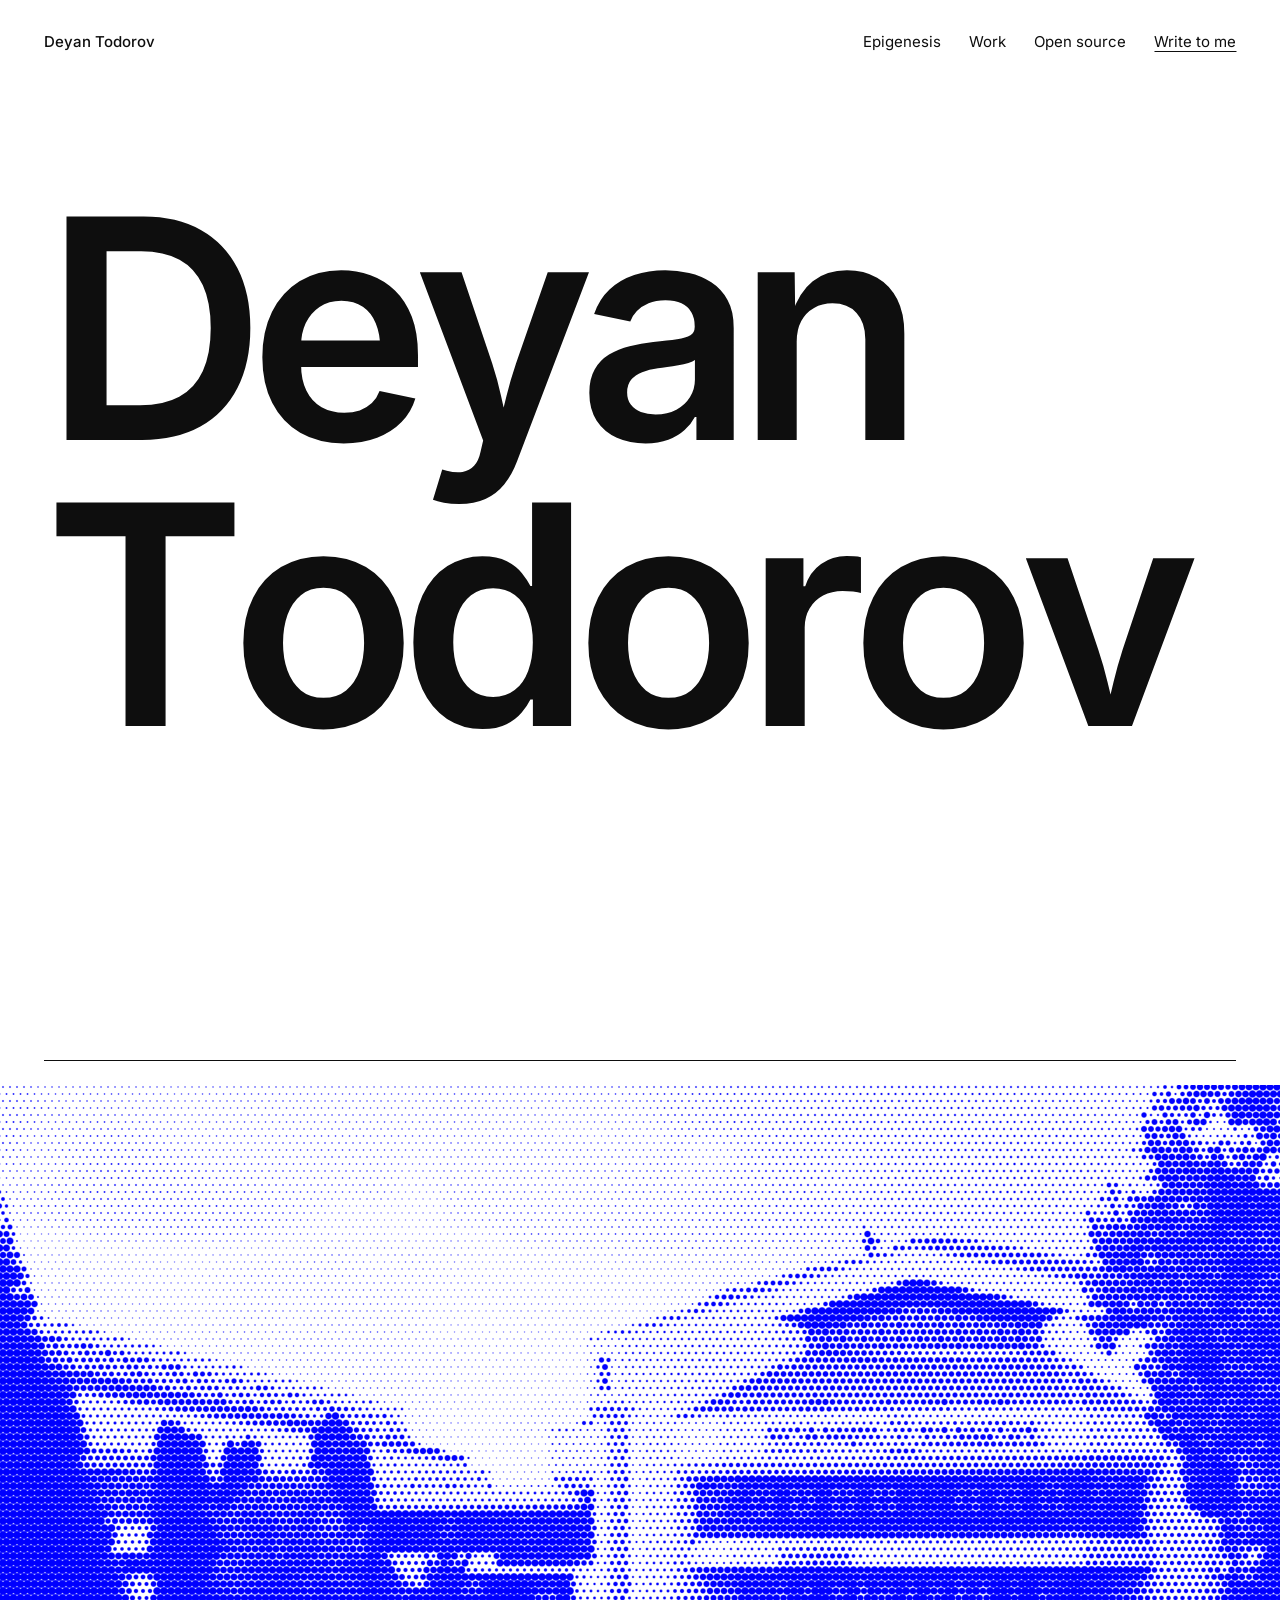
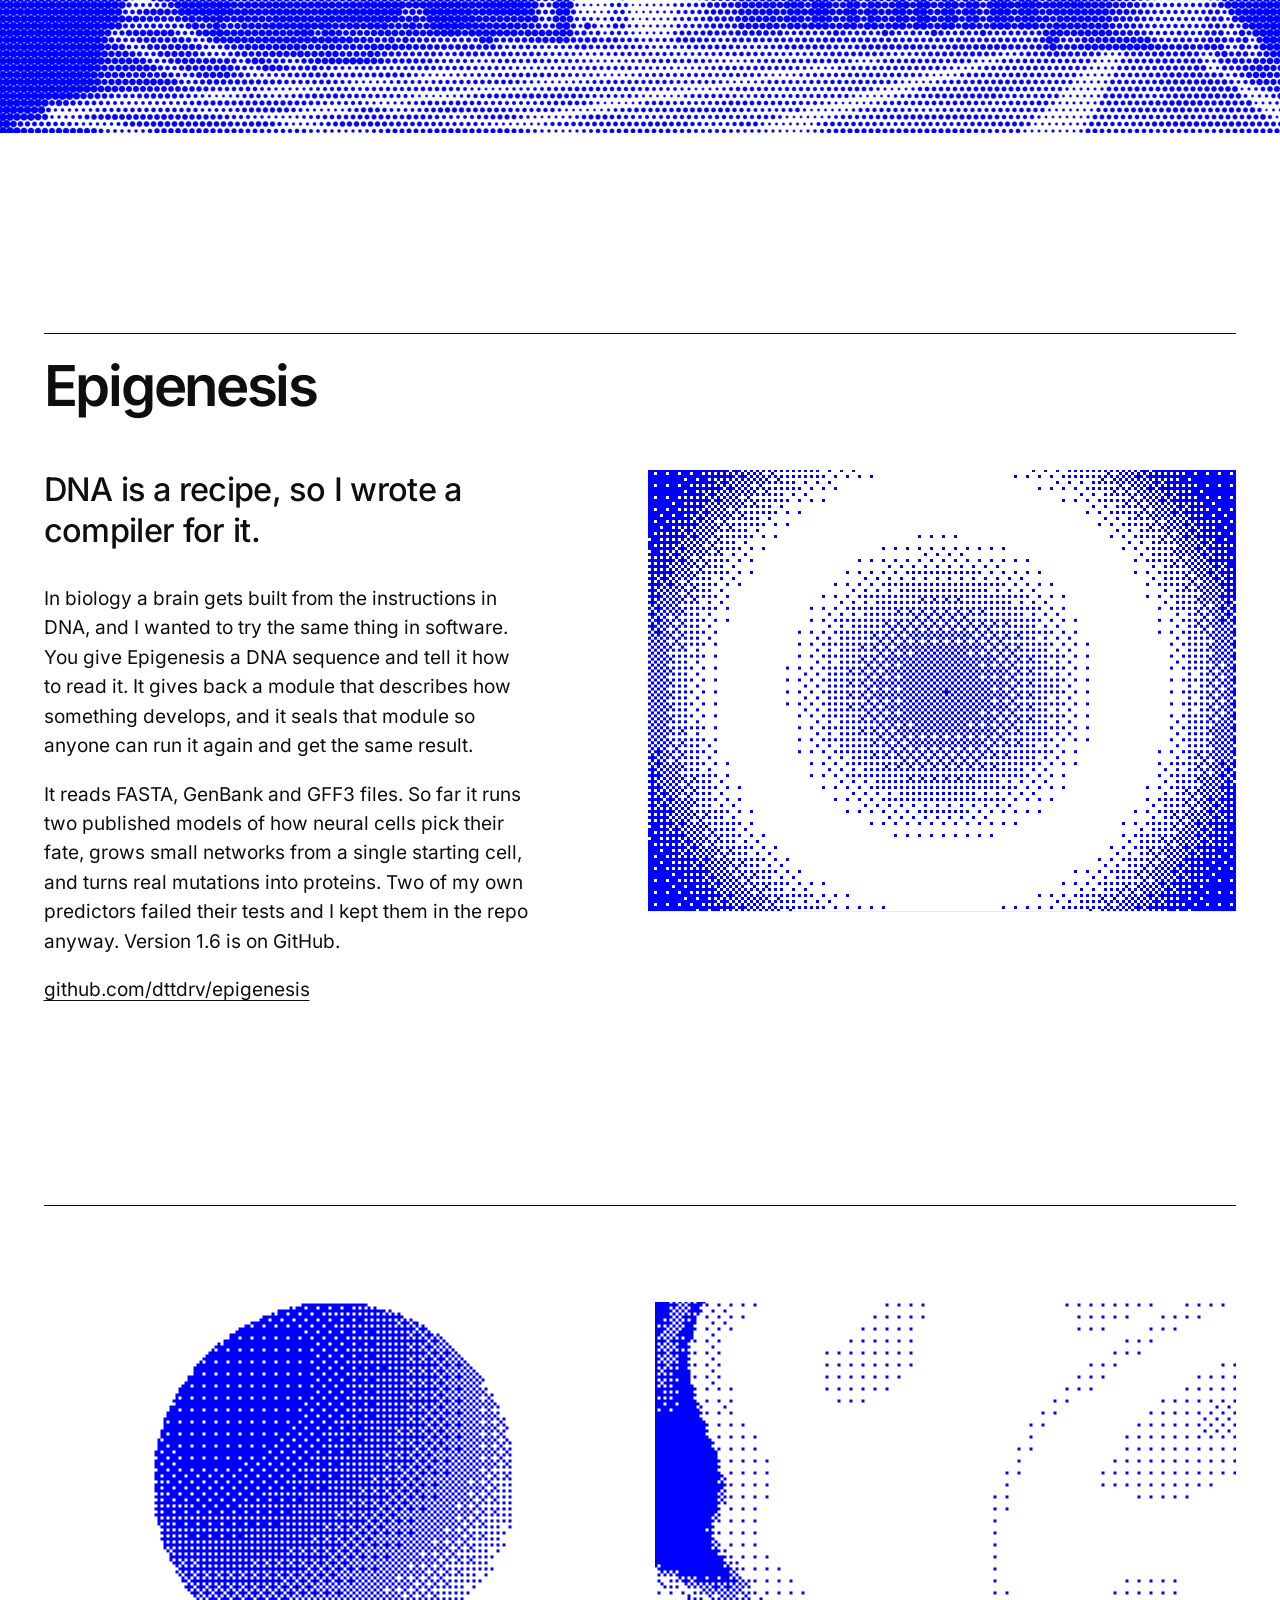
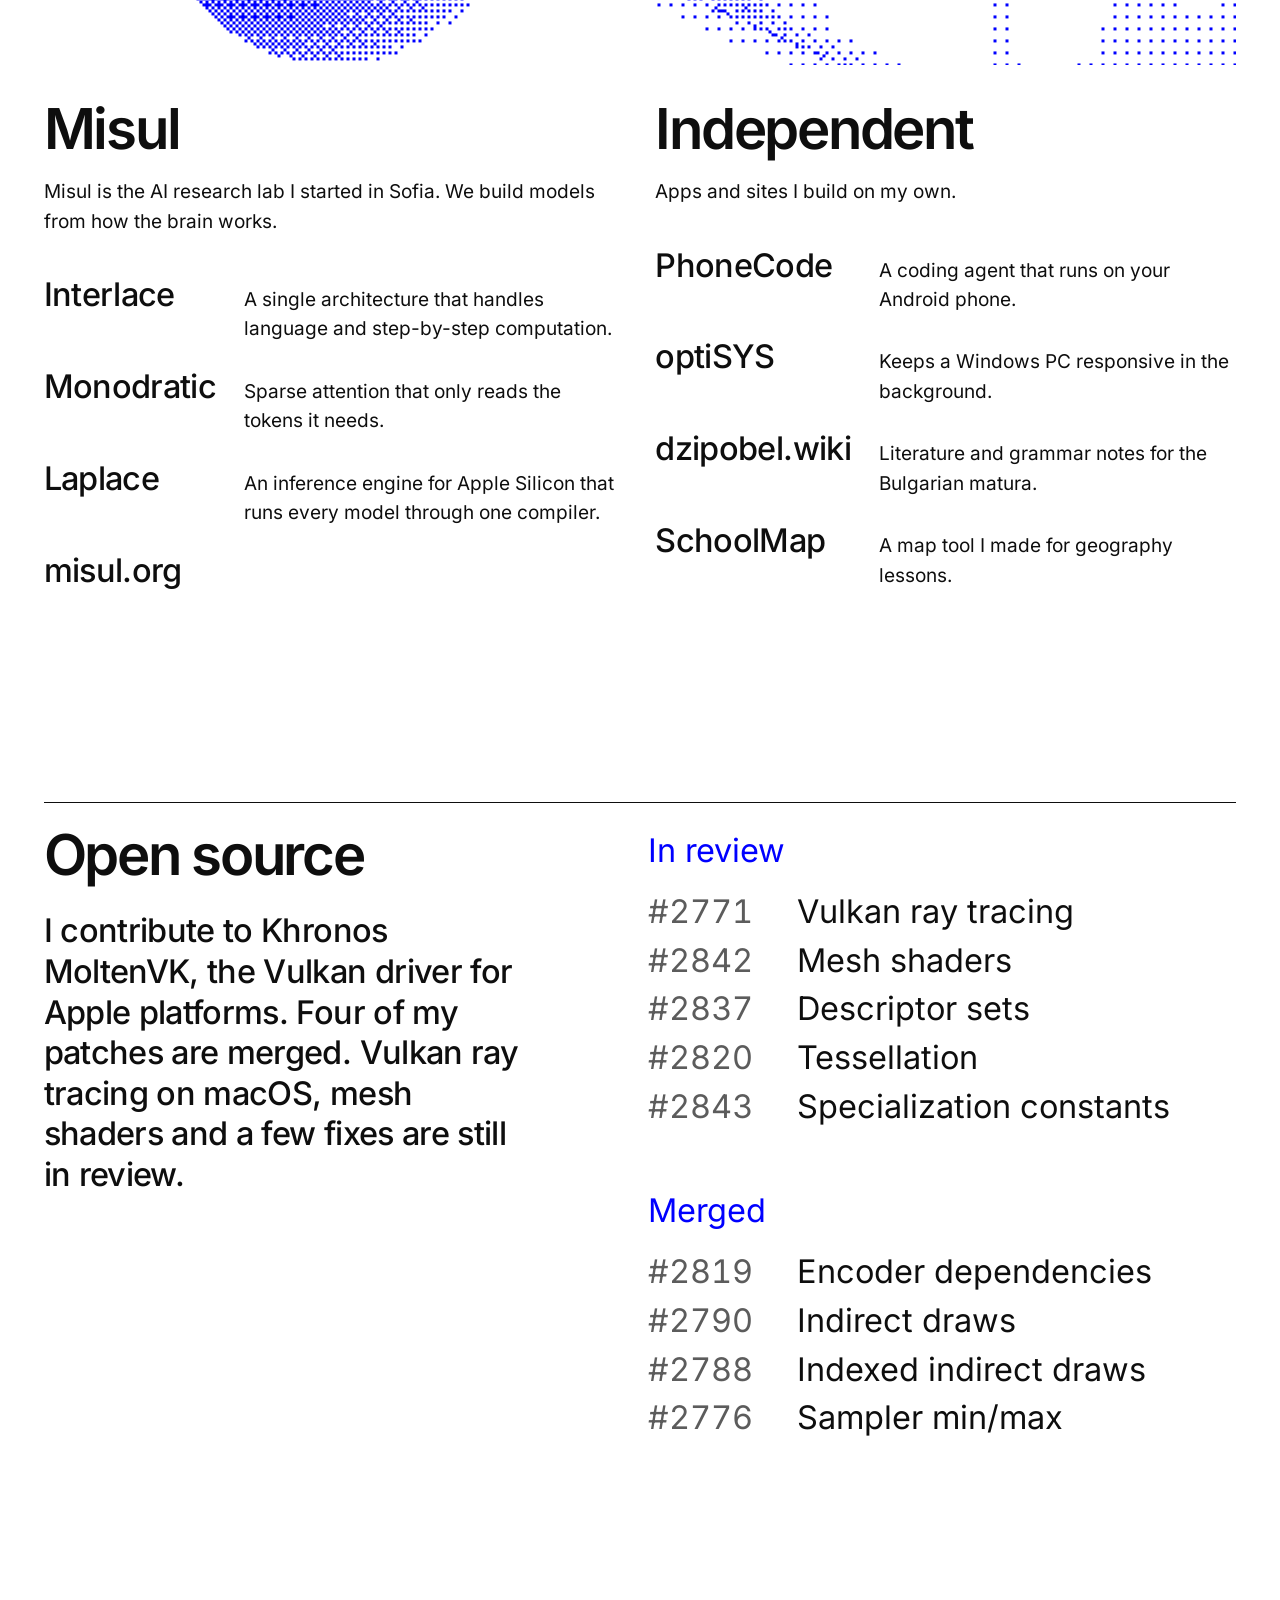
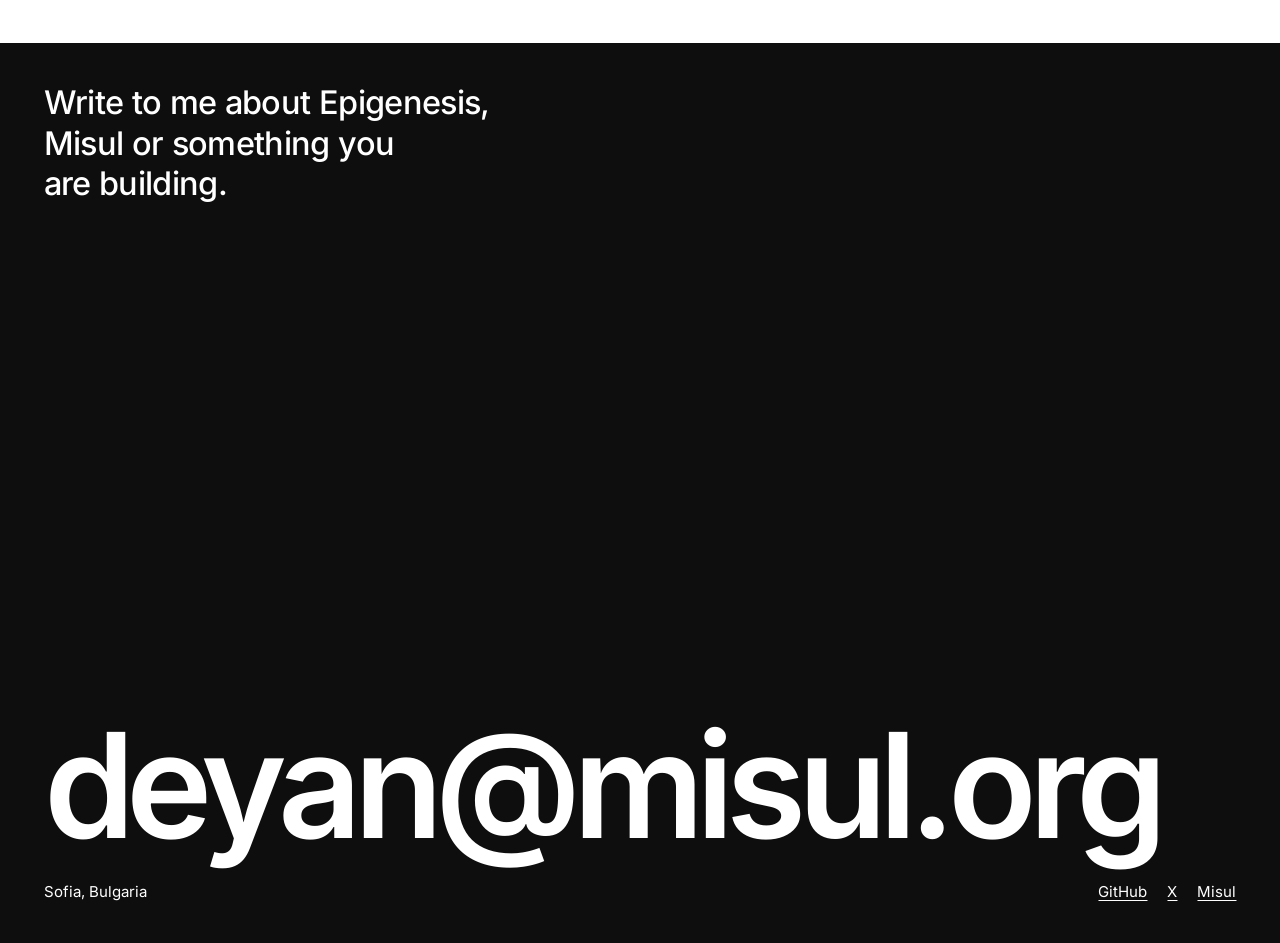
<file: index.html>
<!DOCTYPE html>
<html lang="en">

<head>
  <meta charset="UTF-8">
  <meta name="viewport" content="width=device-width, initial-scale=1.0">
  <title>Deyan Todorov</title>
  <meta name="description" content="Deyan Todorov. Epigenesis, the Misul lab, patches to Khronos MoltenVK and a few projects of my own.">
  <meta name="author" content="Deyan Todorov">
  <meta name="robots" content="index, follow, max-image-preview:large, max-snippet:-1">
  <link rel="canonical" href="https://dttdrv.xyz/">
  <link rel="alternate" hreflang="en" href="https://dttdrv.xyz/">
  <link rel="alternate" hreflang="bg" href="https://dttdrv.xyz/">
  <link rel="alternate" type="text/plain" href="https://dttdrv.xyz/llms.txt" title="LLM summary">
  <meta name="theme-color" content="#FFFFFF" media="(prefers-color-scheme: light)">
  <meta name="theme-color" content="#101010" media="(prefers-color-scheme: dark)">
  <meta name="color-scheme" content="light dark">

  <meta property="og:type" content="website">
  <meta property="og:url" content="https://dttdrv.xyz/">
  <meta property="og:site_name" content="Deyan Todorov">
  <meta property="og:title" content="Deyan Todorov">
  <meta property="og:description" content="Epigenesis, the Misul lab, patches to Khronos MoltenVK and a few projects of my own.">
  <meta property="og:image" content="https://dttdrv.xyz/pictures/preview.png">
  <meta property="og:image:width" content="1200">
  <meta property="og:image:height" content="630">
  <meta property="og:image:alt" content="Deyan Todorov in large serif letters, with one line about the work beside it">
  <meta property="og:locale" content="en_US">
  <meta property="og:locale:alternate" content="bg_BG">

  <meta name="twitter:card" content="summary_large_image">
  <meta name="twitter:site" content="@dttdrv">
  <meta name="twitter:creator" content="@dttdrv">
  <meta name="twitter:title" content="Deyan Todorov">
  <meta name="twitter:description" content="Epigenesis, the Misul lab, patches to Khronos MoltenVK and a few projects of my own.">
  <meta name="twitter:image" content="https://dttdrv.xyz/pictures/preview.png">

  <link rel="icon" type="image/svg+xml" href="favicon.svg">
  <link rel="preload" href="fonts/inter-600-normal-latin.woff2" as="font" type="font/woff2" crossorigin>
  <link rel="stylesheet" href="fonts.css?v=61e52d776b">
  <link rel="stylesheet" href="home/home.css?v=61e52d776b">
  <script>document.documentElement.className = 'js';</script>
  <link rel="modulepreload" href="home/main.js?v=61e52d776b">
  <link rel="modulepreload" href="home/strings.js?v=61e52d776b">

  <script type="application/ld+json">
  {
    "@context": "https://schema.org",
    "@graph": [
      {
        "@type": "Person",
        "@id": "https://dttdrv.xyz/#person",
        "name": "Deyan Todorov",
        "url": "https://dttdrv.xyz",
        "jobTitle": "Founder & AI Systems Researcher",
        "worksFor": {
          "@type": "ResearchOrganization",
          "@id": "https://misul.org/#organization",
          "name": "Misul",
          "url": "https://misul.org"
        },
        "sameAs": [
          "https://github.com/dttdrv",
          "https://x.com/dttdrv"
        ],
        "knowsAbout": [
          "Artificial Intelligence",
          "Neural Network Architectures",
          "Apple Silicon Optimization",
          "Inference Compilation",
          "Sparse Attention Mechanisms",
          "Vulkan",
          "Metal",
          "Ray Tracing",
          "Systems Engineering",
          "On-Device AI",
          "Developmental Biology Modelling",
          "Compilers"
        ]
      },
      {
        "@type": "ResearchOrganization",
        "@id": "https://misul.org/#organization",
        "name": "Misul",
        "url": "https://misul.org",
        "founder": {
          "@id": "https://dttdrv.xyz/#person"
        },
        "address": {
          "@type": "PostalAddress",
          "addressLocality": "Sofia",
          "addressCountry": "BG"
        },
        "description": "Independent AI research laboratory building machine intelligence from the principles of the brain."
      },
      {
        "@type": "ItemList",
        "@id": "https://dttdrv.xyz/#misul-projects",
        "name": "Misul Research Programs",
        "description": "Core AI research programs and software developed at Misul.",
        "itemListElement": [
          {
            "@type": "ListItem",
            "position": 1,
            "item": {
              "@type": "SoftwareSourceCode",
              "name": "Laplace",
              "description": "Apple Silicon inference engine that compiles declared model operations and tensor storage into native Metal execution.",
              "codeRepository": "https://github.com/MisulOrg/Laplace",
              "programmingLanguage": "C++",
              "author": {
                "@id": "https://dttdrv.xyz/#person"
              }
            }
          },
          {
            "@type": "ListItem",
            "position": 2,
            "item": {
              "@type": "SoftwareSourceCode",
              "name": "Interlace",
              "description": "Shared architecture for language and iterative computation with content-selected attention and gated delta memory.",
              "url": "https://misul.org/Interlace",
              "codeRepository": "https://github.com/MisulOrg/Interlace",
              "programmingLanguage": "Python",
              "author": {
                "@id": "https://dttdrv.xyz/#person"
              }
            }
          },
          {
            "@type": "ListItem",
            "position": 3,
            "item": {
              "@type": "SoftwareSourceCode",
              "name": "Monodratic",
              "description": "Content-routed sparse attention sequence mixer with formal proof bounds and associative recall.",
              "url": "https://misul.org/monodratic/",
              "codeRepository": "https://github.com/MisulOrg/Monodratic",
              "programmingLanguage": "Python",
              "author": {
                "@id": "https://dttdrv.xyz/#person"
              }
            }
          }
        ]
      },
      {
        "@type": "ItemList",
        "@id": "https://dttdrv.xyz/#independent-projects",
        "name": "Independent Projects",
        "description": "Independent research software, systems software and applications developed by Deyan Todorov.",
        "itemListElement": [
          {
            "@type": "ListItem",
            "position": 1,
            "item": {
              "@type": "SoftwareSourceCode",
              "name": "Epigenesis",
              "description": "Universal DNA translation compiler targeting Development Module IR, with experimental consumers for neural mechanisms and developmental construction.",
              "codeRepository": "https://github.com/dttdrv/epigenesis",
              "programmingLanguage": "Python",
              "license": "https://www.apache.org/licenses/LICENSE-2.0",
              "author": {
                "@id": "https://dttdrv.xyz/#person"
              }
            }
          },
          {
            "@type": "ListItem",
            "position": 2,
            "item": {
              "@type": "SoftwareApplication",
              "name": "PhoneCode",
              "description": "On-device Android coding agent that edits local workspaces and connects to chosen model providers without a proxy.",
              "url": "https://dttdrv.xyz/phonecode",
              "applicationCategory": "DeveloperApplication",
              "operatingSystem": "Android",
              "author": {
                "@id": "https://dttdrv.xyz/#person"
              }
            }
          },
          {
            "@type": "ListItem",
            "position": 3,
            "item": {
              "@type": "SoftwareApplication",
              "name": "optiSYS",
              "description": "Native Windows system optimizer and low-latency tuning utility.",
              "url": "https://dttdrv.xyz/optisys",
              "applicationCategory": "UtilitiesApplication",
              "operatingSystem": "Windows",
              "author": {
                "@id": "https://dttdrv.xyz/#person"
              }
            }
          },
          {
            "@type": "ListItem",
            "position": 4,
            "item": {
              "@type": "WebApplication",
              "name": "dzipobel.wiki",
              "description": "Digital literature and grammar library for the Bulgarian state graduation exam (matura).",
              "url": "https://dzipobel.wiki",
              "applicationCategory": "EducationalApplication",
              "author": {
                "@id": "https://dttdrv.xyz/#person"
              }
            }
          },
          {
            "@type": "ListItem",
            "position": 5,
            "item": {
              "@type": "WebApplication",
              "name": "SchoolMap",
              "description": "Interactive classroom-ready geospatial mapping application.",
              "url": "https://schoolmap.pages.dev",
              "applicationCategory": "EducationalApplication",
              "author": {
                "@id": "https://dttdrv.xyz/#person"
              }
            }
          }
        ]
      },
      {
        "@type": "ItemList",
        "@id": "https://dttdrv.xyz/#open-source",
        "name": "Open Source Contributions",
        "description": "Contributions to Khronos MoltenVK, including a Vulkan ray tracing port to macOS.",
        "itemListElement": [
          {
            "@type": "ListItem",
            "position": 1,
            "item": {
              "@type": "SoftwareSourceCode",
              "name": "MoltenVK",
              "description": "Contributor to Khronos MoltenVK. In-review pull request 2771 ports Vulkan ray tracing to macOS. Merged pull requests 2776, 2788, and 2790.",
              "codeRepository": "https://github.com/KhronosGroup/MoltenVK",
              "programmingLanguage": "Objective-C++",
              "contributor": {
                "@id": "https://dttdrv.xyz/#person"
              }
            }
          }
        ]
      }
    ]
  }
  </script>
</head>

<body>
  <a class="skip" href="#main">Skip to content</a>
  <header class="top">
    <a class="mark" href="#top">Deyan Todorov</a>
    <nav aria-label="Sections">
      <a href="#epigenesis" data-i18n="nav.epigenesis">Epigenesis</a>
      <a href="#work" data-i18n="nav.work">Work</a>
      <a href="#opensource" data-i18n="nav.opensource">Open source</a>
    </nav>
    <a class="button" href="mailto:deyan@misul.org" data-i18n="action.write">Write to me</a>
  </header>

  <main id="main">
    <section class="hero" id="top">
      <h1 class="name"><span class="line"><span data-i18n="name.first">Deyan</span></span> <span class="line"><span data-i18n="name.last">Todorov</span></span></h1>
    </section>

    <section class="about" aria-label="Byala Slatina">
      <figure class="band" tabindex="0">
        <div class="print" data-shader="halftone" data-pitch="14"><img src="assets/chitalishte-razvitie-byala-slatina.jpg" width="444" height="332" alt="The chitalishte in Byala Slatina, a white building with a red roof behind a paved square" loading="lazy" decoding="async"></div>
        <figcaption><span data-i18n="about.town">The chitalishte in Byala Slatina.</span> <a href="https://commons.wikimedia.org/wiki/File:Chital-bsl.JPG" target="_blank" rel="noopener">Photo by Dikovski, 2010, public domain.</a></figcaption>
      </figure>
    </section>

    <section class="showcase" id="epigenesis">
      <h2 data-reveal>Epigenesis</h2>
      <div class="copy" data-reveal>
        <p class="lead" data-i18n="epigenesis.lead">DNA is a recipe, so I wrote a compiler for it.</p>
        <p data-i18n="epigenesis.vision">In biology a brain gets built from the instructions in DNA, and I wanted to try the same thing in software. You give Epigenesis a DNA sequence and tell it how to read it. It gives back a module that describes how something develops, and it seals that module so anyone can run it again and get the same result.</p>
        <p data-i18n="epigenesis.desc">It reads FASTA, GenBank and GFF3 files. So far it runs two published models of how neural cells pick their fate, grows small networks from a single starting cell, and turns real mutations into proteins. Two of my own predictors failed their tests and I kept them in the repo anyway. Version 1.6 is on GitHub.</p>
        <p><a href="https://github.com/dttdrv/epigenesis" target="_blank" rel="noopener">github.com/dttdrv/epigenesis</a></p>
      </div>
      <div class="specimen print" data-shader="dither" data-shape="ripple" aria-hidden="true" data-reveal></div>
    </section>

    <section class="ledger" id="work">
      <div class="group" id="research" data-reveal>
        <div class="print" data-shader="dither" data-shape="sphere" aria-hidden="true"></div>
        <h2>Misul</h2>
        <p class="intro" data-i18n="research.intro">Misul is the AI research lab I started in Sofia. We build models from how the brain works.</p>
        <ul>
          <li><a href="https://misul.org/Interlace" target="_blank" rel="noopener">Interlace</a><span data-i18n="interlace.brief">A single architecture that handles language and step-by-step computation.</span></li>
          <li><a href="https://misul.org/monodratic/" target="_blank" rel="noopener">Monodratic</a><span data-i18n="monodratic.brief">Sparse attention that only reads the tokens it needs.</span></li>
          <li><a href="https://github.com/MisulOrg/Laplace" target="_blank" rel="noopener">Laplace</a><span data-i18n="laplace.brief">An inference engine for Apple Silicon that runs every model through one compiler.</span></li>
          <li><a href="https://misul.org" target="_blank" rel="noopener">misul.org</a><span></span></li>
        </ul>
      </div>
      <div class="group" id="projects" data-reveal>
        <div class="print" data-shader="dither" data-shape="warp" aria-hidden="true"></div>
        <h2 data-i18n="projects.heading">Independent</h2>
        <p class="intro" data-i18n="projects.intro">Apps and sites I build on my own.</p>
        <ul>
          <li><a href="phonecode.html">PhoneCode</a><span data-i18n="projects.phonecode">A coding agent that runs on your Android phone.</span></li>
          <li><a href="optisys.html">optiSYS</a><span data-i18n="projects.optisys">Keeps a Windows PC responsive in the background.</span></li>
          <li><a href="https://dzipobel.wiki" target="_blank" rel="noopener">dzipobel.wiki</a><span data-i18n="projects.dzipobel">Literature and grammar notes for the Bulgarian matura.</span></li>
          <li><a href="https://schoolmap.pages.dev" target="_blank" rel="noopener">SchoolMap</a><span data-i18n="projects.schoolmap">A map tool I made for geography lessons.</span></li>
        </ul>
      </div>
    </section>

    <section class="lineup" id="opensource">
      <div class="side" data-reveal>
        <h2 data-i18n="opensource.heading">Open source</h2>
        <p class="lead" data-i18n="moltenvk.desc">I contribute to Khronos MoltenVK, the Vulkan driver for Apple platforms. Four of my patches are merged. Vulkan ray tracing on macOS, mesh shaders and a few fixes are still in review.</p>
        <div class="table">
          <h3 data-i18n="moltenvk.review">In review</h3>
          <a href="https://github.com/KhronosGroup/MoltenVK/pull/2771" target="_blank" rel="noopener"><span>#2771</span><span>Vulkan ray tracing</span></a>
          <a href="https://github.com/KhronosGroup/MoltenVK/pull/2842" target="_blank" rel="noopener"><span>#2842</span><span>Mesh shaders</span></a>
          <a href="https://github.com/KhronosGroup/MoltenVK/pull/2837" target="_blank" rel="noopener"><span>#2837</span><span>Descriptor sets</span></a>
          <a href="https://github.com/KhronosGroup/MoltenVK/pull/2820" target="_blank" rel="noopener"><span>#2820</span><span>Tessellation</span></a>
          <a href="https://github.com/KhronosGroup/MoltenVK/pull/2843" target="_blank" rel="noopener"><span>#2843</span><span>Specialization constants</span></a>
          <h3 data-i18n="moltenvk.merged">Merged</h3>
          <a href="https://github.com/KhronosGroup/MoltenVK/pull/2819" target="_blank" rel="noopener"><span>#2819</span><span>Encoder dependencies</span></a>
          <a href="https://github.com/KhronosGroup/MoltenVK/pull/2790" target="_blank" rel="noopener"><span>#2790</span><span>Indirect draws</span></a>
          <a href="https://github.com/KhronosGroup/MoltenVK/pull/2788" target="_blank" rel="noopener"><span>#2788</span><span>Indexed indirect draws</span></a>
          <a href="https://github.com/KhronosGroup/MoltenVK/pull/2776" target="_blank" rel="noopener"><span>#2776</span><span>Sampler min/max</span></a>
        </div>
      </div>
    </section>
  </main>

  <footer class="close" id="contact">
    <p class="ask" data-i18n="contact.line">Write to me about Epigenesis, Misul or something you are building.</p>
    <a class="email" href="mailto:deyan@misul.org">deyan@misul.org</a>
    <div class="corners">
      <span data-i18n="contact.place">Sofia, Bulgaria</span>
      <span><a href="https://github.com/dttdrv" target="_blank" rel="noopener">GitHub</a> <a href="https://x.com/dttdrv" target="_blank" rel="noopener">X</a> <a href="https://misul.org" target="_blank" rel="noopener">Misul</a></span>
    </div>
  </footer>

  <script type="module" src="home/main.js?v=61e52d776b"></script>
</body>

</html>
</file>
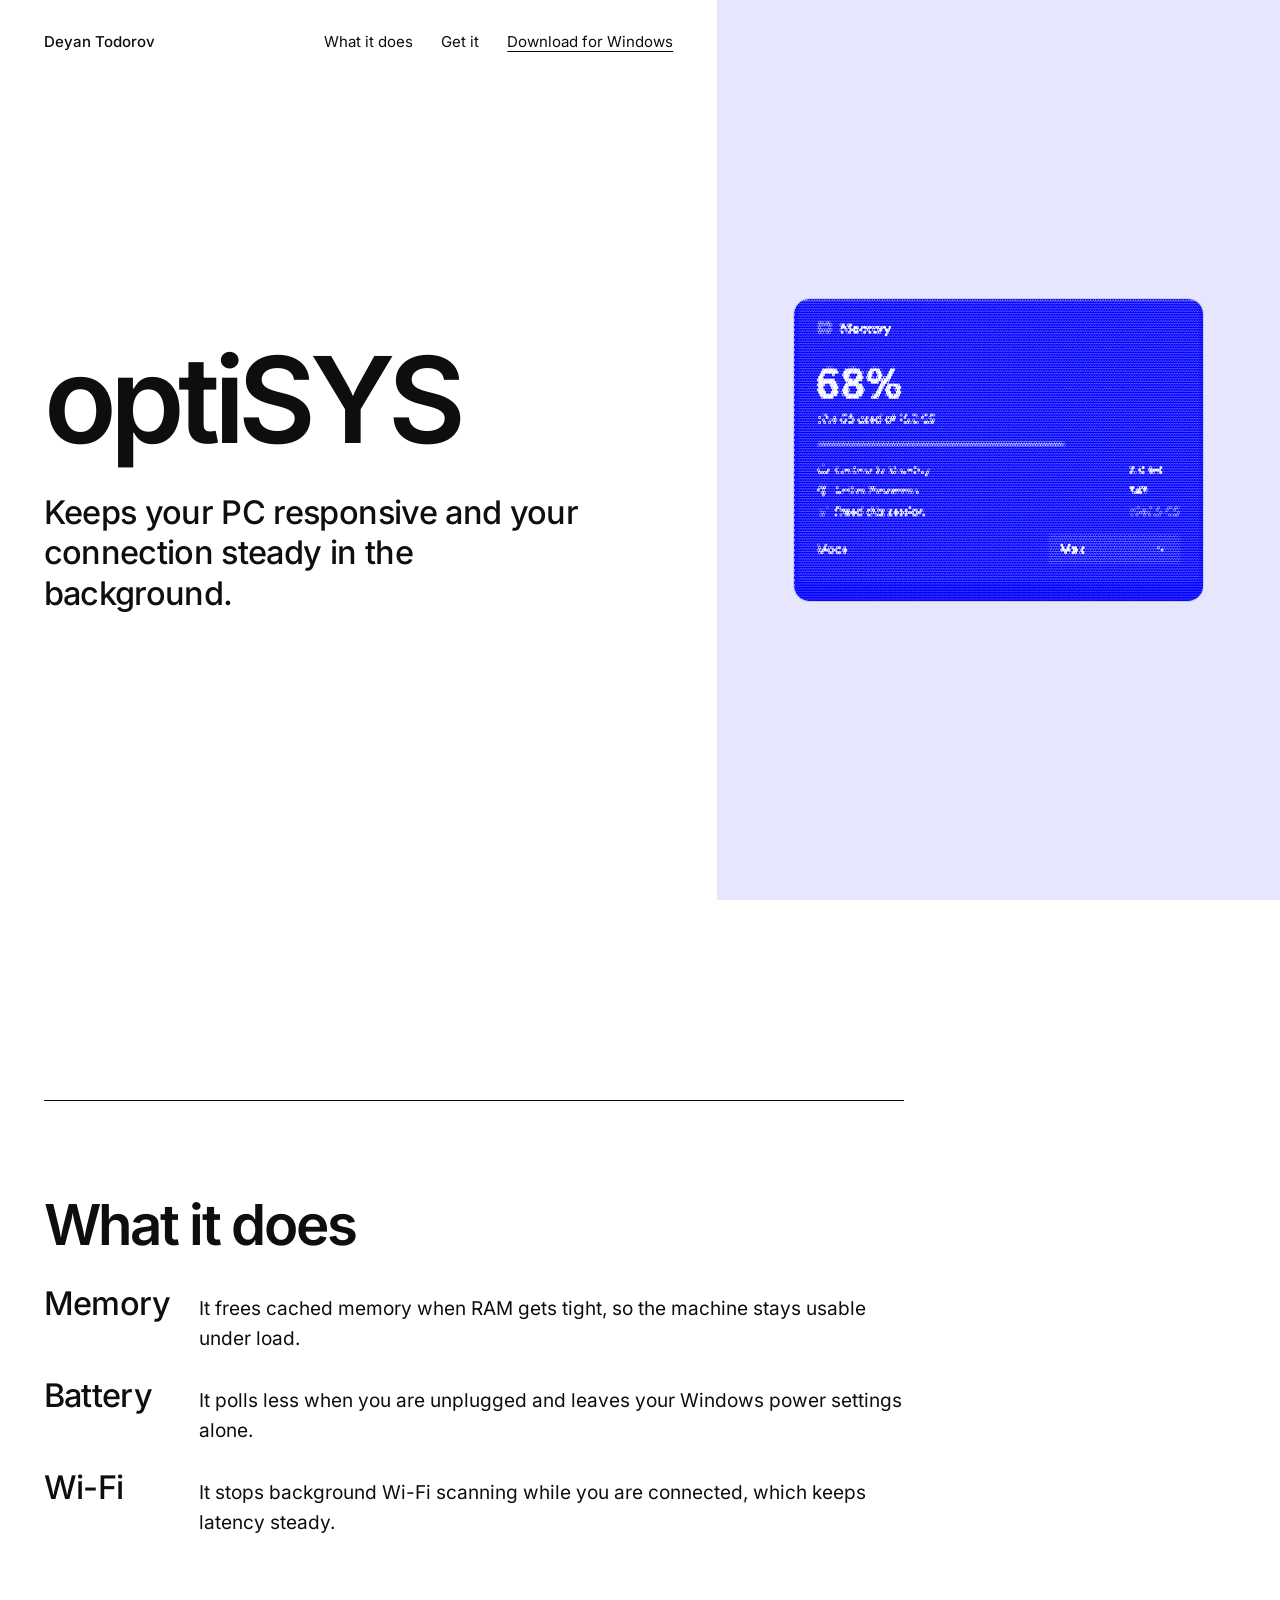
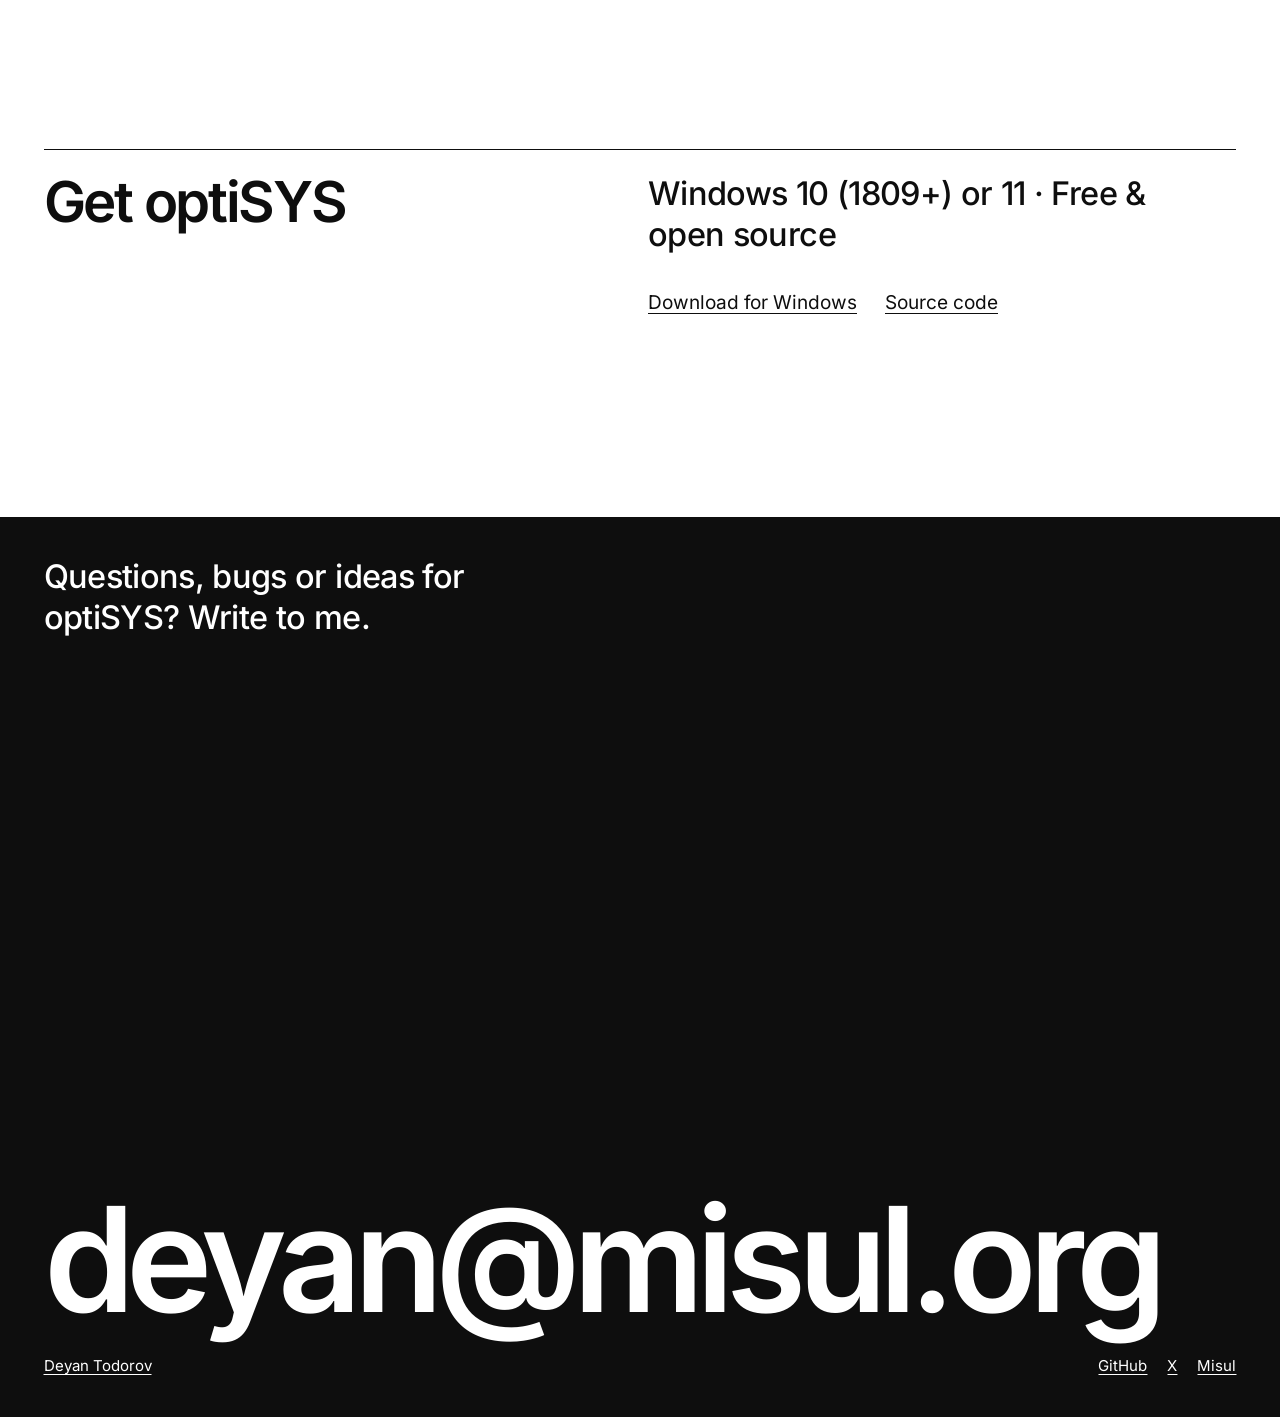
<file: optisys.html>
<!DOCTYPE html>
<html lang="en">

<head>
  <meta charset="UTF-8">
  <meta name="viewport" content="width=device-width, initial-scale=1.0">
  <meta name="description" content="optiSYS: Native Windows system optimizer by Deyan Todorov. Keeps your PC responsive and connection stable quietly in the background.">
  <meta name="theme-color" content="#FFFFFF" media="(prefers-color-scheme: light)">
  <meta name="theme-color" content="#101010" media="(prefers-color-scheme: dark)">
  <meta name="color-scheme" content="light dark">
  <title>optiSYS - Deyan Todorov</title>
  <link rel="canonical" href="https://dttdrv.xyz/optisys">
  <meta property="og:type" content="website">
  <meta property="og:url" content="https://dttdrv.xyz/optisys">
  <meta property="og:site_name" content="Deyan Todorov">
  <meta property="og:title" content="optiSYS">
  <meta property="og:description" content="Native Windows system optimizer by Deyan Todorov. Keeps your PC responsive and connection stable quietly in the background.">
  <meta property="og:image" content="https://dttdrv.xyz/pictures/preview.png">
  <link rel="icon" type="image/svg+xml" href="favicon.svg">

  <!-- Preload critical fonts & icon -->
  <link rel="preload" href="fonts/inter-600-normal-latin.woff2" as="font" type="font/woff2" crossorigin>
  <link rel="stylesheet" href="fonts.css?v=61e52d776b">
  <link rel="stylesheet" href="home/home.css?v=61e52d776b">
  <script>document.documentElement.className = 'js';</script>
  <link rel="modulepreload" href="home/main.js?v=61e52d776b">

  <script type="application/ld+json">
  {
    "@context": "https://schema.org",
    "@type": "SoftwareApplication",
    "name": "optiSYS",
    "operatingSystem": "Windows 10, Windows 11",
    "applicationCategory": "UtilitiesApplication",
    "offers": {
      "@type": "Offer",
      "price": "0",
      "priceCurrency": "USD"
    },
    "author": {
      "@type": "Person",
      "name": "Deyan Todorov",
      "url": "https://dttdrv.xyz"
    },
    "description": "Native Windows system optimizer that tunes system responsiveness, network latency, and background scheduling without bloat or telemetry."
  }
  </script>

</head>

<body>
  <a class="skip" href="#main">Skip to content</a>
  <header class="top">
    <a class="mark" href="index.html">Deyan Todorov</a>
    <nav aria-label="Sections">
      <a href="#what">What it does</a>
      <a href="#get">Get it</a>
    </nav>
    <a class="button" href="https://github.com/dttdrv/optiSYS/releases/latest" target="_blank" rel="noopener" data-release="dttdrv/optiSYS" data-asset=".exe">Download for Windows</a>
  </header>

  <main id="main">
    <section class="hero" id="top">
      <div class="title">
        <h1 class="name"><span class="line"><span>optiSYS</span></span></h1>
        <p class="hero-line">Keeps your PC responsive and your connection steady in the background.</p>
      </div>
      <figure class="cover">
        <div class="shot" style="--ar: 1.358"><div class="print" data-shader="halftone" data-pitch="5" style="border-radius: 3.7% / 5%"><img src="pictures/optisys-memory.png" width="652" height="480" alt="The optiSYS memory panel showing 68 percent of memory in use and how much it has freed" fetchpriority="high"></div></div>
      </figure>
    </section>

    <section class="ledger" id="what">
      <div class="group" data-reveal>
        <h2>What it does</h2>
        <ul>
          <li><b>Memory</b><span>It frees cached memory when RAM gets tight, so the machine stays usable under load.</span></li>
          <li><b>Battery</b><span>It polls less when you are unplugged and leaves your Windows power settings alone.</span></li>
          <li><b>Wi-Fi</b><span>It stops background Wi-Fi scanning while you are connected, which keeps latency steady.</span></li>
        </ul>
      </div>
    </section>

    <section class="lineup" id="get">
      <div class="head" data-reveal>
        <h2>Get optiSYS</h2>
        <div class="copy">
          <p class="lead" data-release="dttdrv/optiSYS" data-version="Version {version} · Windows 10 (1809+) or 11 · Free &amp; open source">Windows 10 (1809+) or 11 · Free &amp; open source</p>
          <ul class="links">
            <li><a href="https://github.com/dttdrv/optiSYS/releases/latest" target="_blank" rel="noopener" data-release="dttdrv/optiSYS" data-asset=".exe">Download for Windows</a></li>
            <li><a href="https://github.com/dttdrv/optiSYS" target="_blank" rel="noopener">Source code</a></li>
          </ul>
        </div>
      </div>
    </section>
  </main>

  <footer class="close" id="contact">
    <p class="ask">Questions, bugs or ideas for optiSYS? Write to me.</p>
    <a class="email" href="mailto:deyan@misul.org">deyan@misul.org</a>
    <div class="corners">
      <a href="index.html">Deyan Todorov</a>
      <span><a href="https://github.com/dttdrv" target="_blank" rel="noopener">GitHub</a> <a href="https://x.com/dttdrv" target="_blank" rel="noopener">X</a> <a href="https://misul.org" target="_blank" rel="noopener">Misul</a></span>
    </div>
  </footer>

  <script type="module" src="home/main.js?v=61e52d776b"></script>
</body>

</html>
</file>
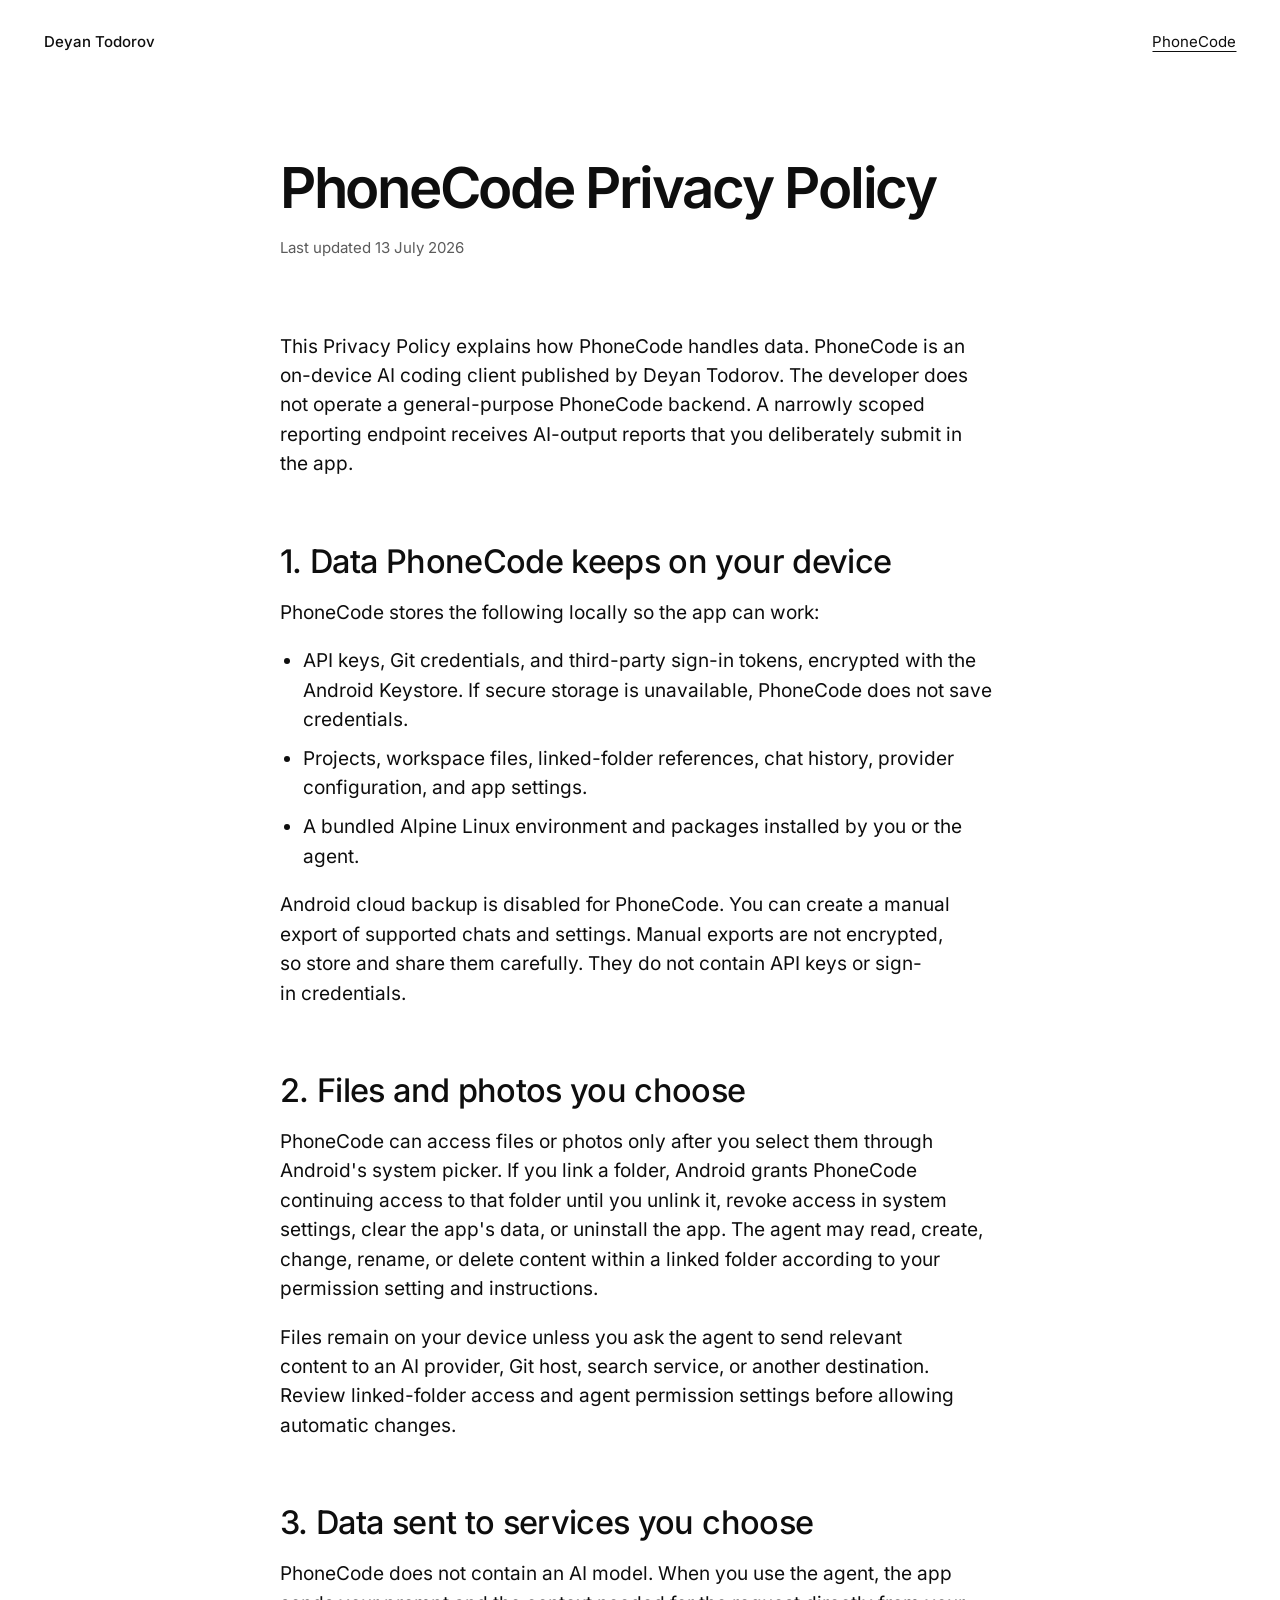
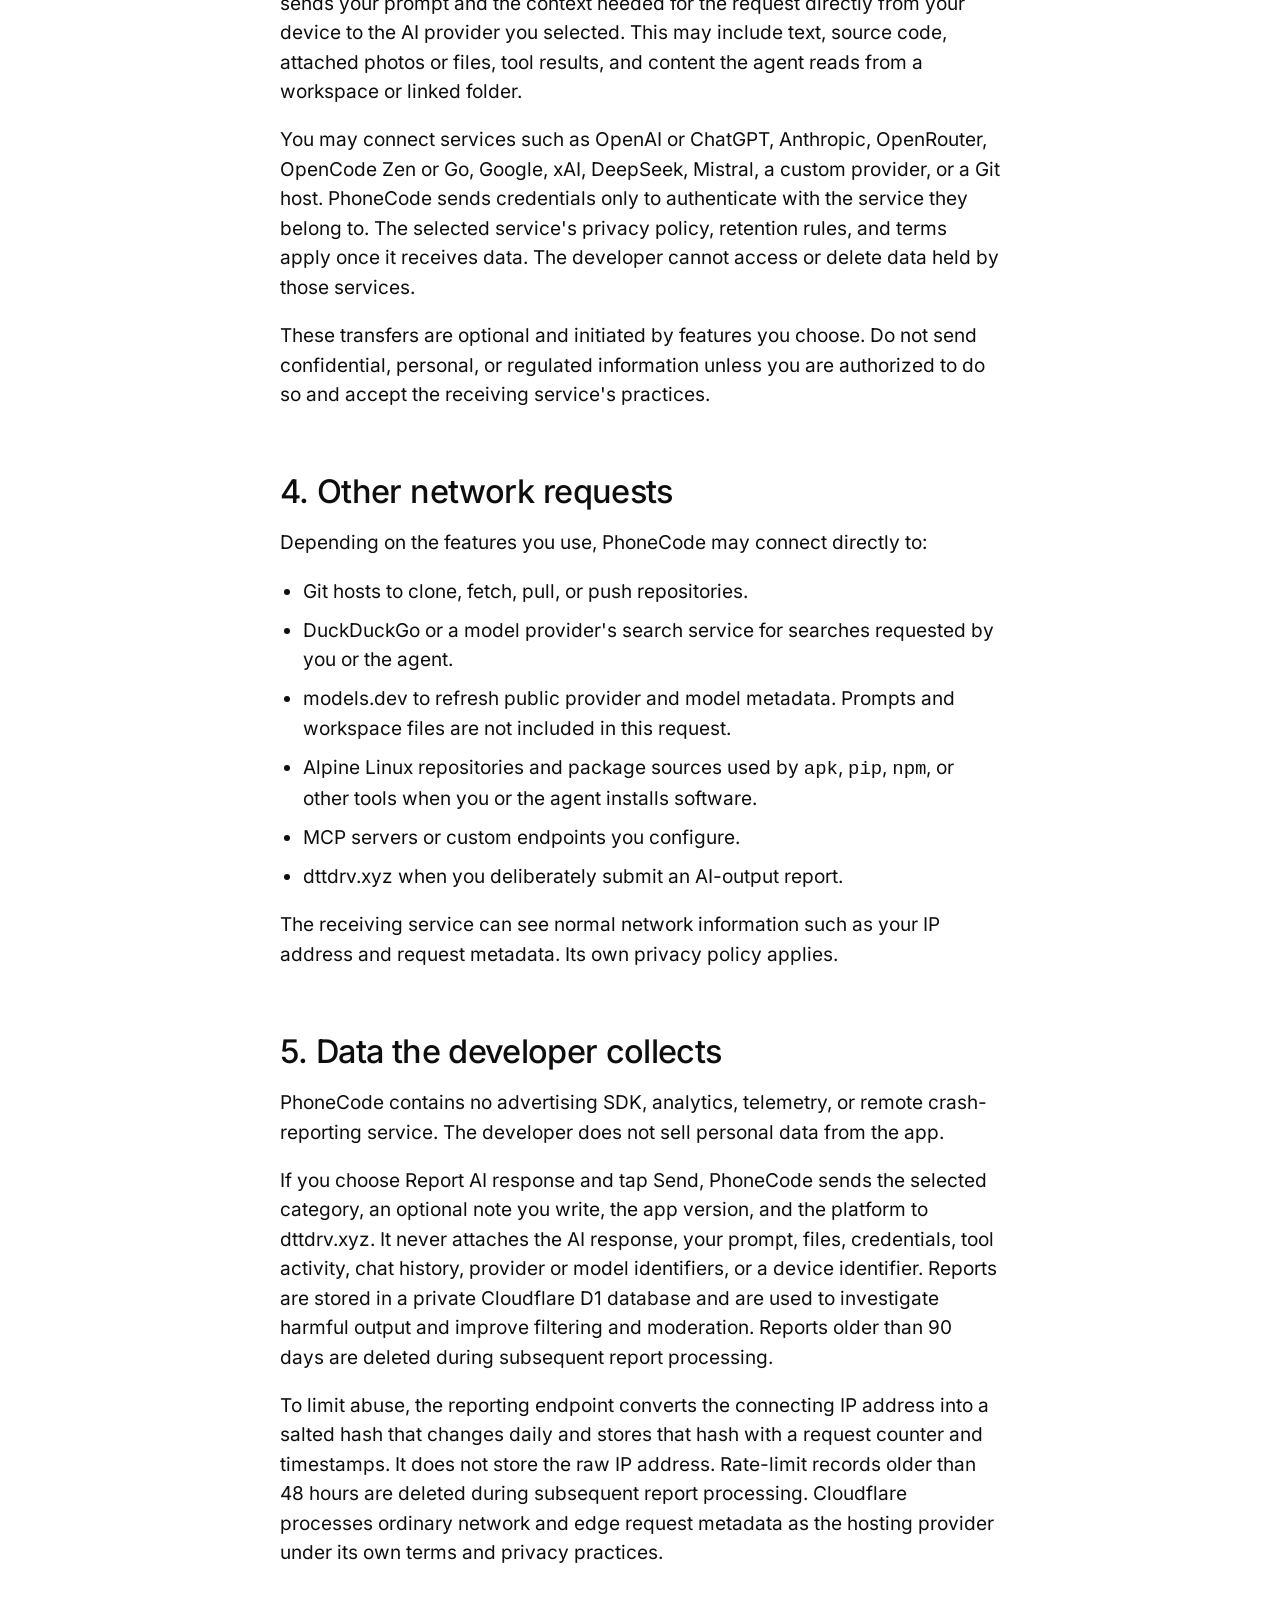
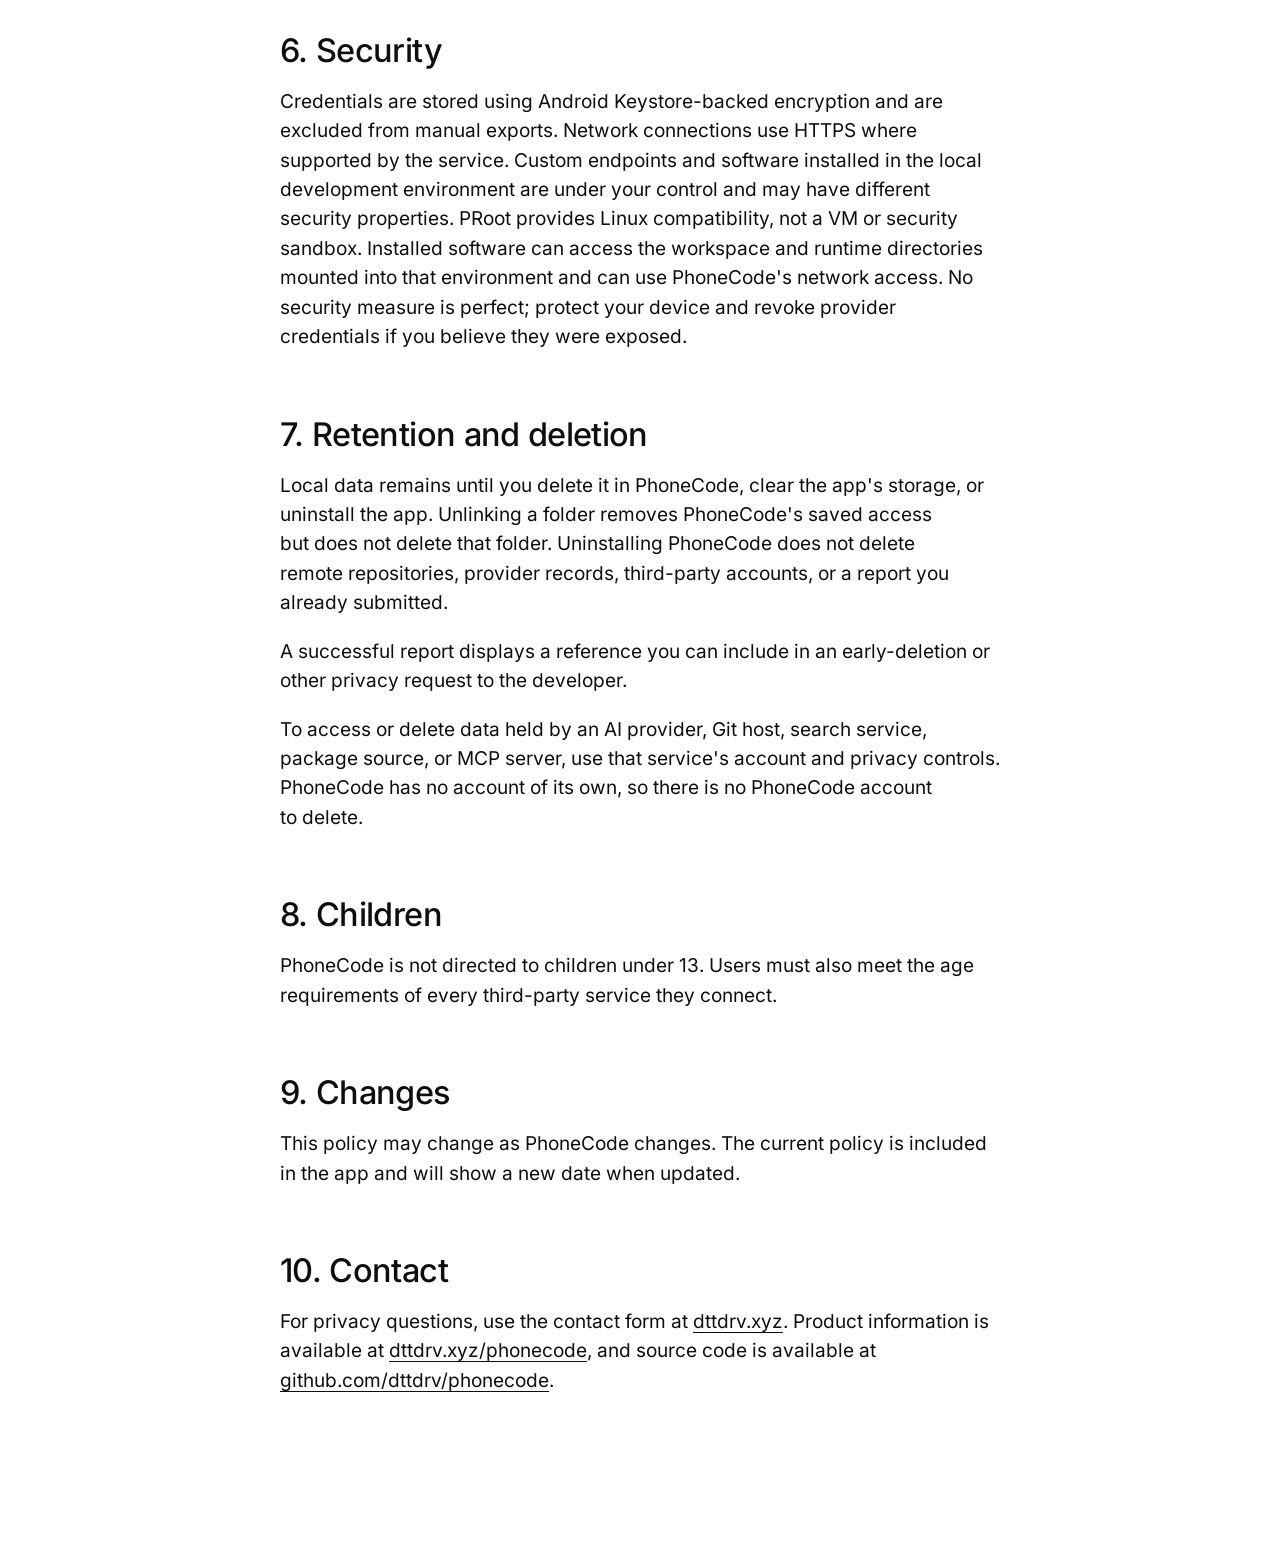
<file: phonecode-privacy.html>
<!DOCTYPE html>
<html lang="en">
<head>
  <meta charset="UTF-8">
  <meta name="viewport" content="width=device-width, initial-scale=1.0">
  <meta name="description" content="PhoneCode Privacy Policy">
  <meta name="theme-color" content="#FFFFFF" media="(prefers-color-scheme: light)">
  <meta name="theme-color" content="#101010" media="(prefers-color-scheme: dark)">
  <meta name="color-scheme" content="light dark">
  <title>PhoneCode Privacy Policy - Deyan Todorov</title>
  <link rel="canonical" href="https://dttdrv.xyz/phonecode-privacy">
  <link rel="icon" type="image/svg+xml" href="favicon.svg">
  <link rel="stylesheet" href="fonts.css?v=61e52d776b">
  <link rel="stylesheet" href="home/home.css?v=61e52d776b">
</head>
<body>
  <a class="skip" href="#main">Skip to content</a>
  <header class="top">
    <a class="mark" href="index.html">Deyan Todorov</a>
    <a class="button" href="phonecode.html">PhoneCode</a>
  </header>

  <main id="main" class="doc">
    <h1>PhoneCode Privacy Policy</h1>
    <p class="date">Last updated 13 July 2026</p>
    <p>This Privacy Policy explains how PhoneCode handles data. PhoneCode is an on-device AI coding client published by Deyan Todorov. The developer does not operate a general-purpose PhoneCode backend. A narrowly scoped reporting endpoint receives AI-output reports that you deliberately submit in the app.</p>

    <h2>1. Data PhoneCode keeps on your device</h2>
    <p>PhoneCode stores the following locally so the app can work:</p>
    <ul>
      <li>API keys, Git credentials, and third-party sign-in tokens, encrypted with the Android Keystore. If secure storage is unavailable, PhoneCode does not save credentials.</li>
      <li>Projects, workspace files, linked-folder references, chat history, provider configuration, and app settings.</li>
      <li>A bundled Alpine Linux environment and packages installed by you or the agent.</li>
    </ul>
    <p>Android cloud backup is disabled for PhoneCode. You can create a manual export of supported chats and settings. Manual exports are not encrypted, so store and share them carefully. They do not contain API keys or sign-in credentials.</p>

    <h2>2. Files and photos you choose</h2>
    <p>PhoneCode can access files or photos only after you select them through Android's system picker. If you link a folder, Android grants PhoneCode continuing access to that folder until you unlink it, revoke access in system settings, clear the app's data, or uninstall the app. The agent may read, create, change, rename, or delete content within a linked folder according to your permission setting and instructions.</p>
    <p>Files remain on your device unless you ask the agent to send relevant content to an AI provider, Git host, search service, or another destination. Review linked-folder access and agent permission settings before allowing automatic changes.</p>

    <h2>3. Data sent to services you choose</h2>
    <p>PhoneCode does not contain an AI model. When you use the agent, the app sends your prompt and the context needed for the request directly from your device to the AI provider you selected. This may include text, source code, attached photos or files, tool results, and content the agent reads from a workspace or linked folder.</p>
    <p>You may connect services such as OpenAI or ChatGPT, Anthropic, OpenRouter, OpenCode Zen or Go, Google, xAI, DeepSeek, Mistral, a custom provider, or a Git host. PhoneCode sends credentials only to authenticate with the service they belong to. The selected service's privacy policy, retention rules, and terms apply once it receives data. The developer cannot access or delete data held by those services.</p>
    <p>These transfers are optional and initiated by features you choose. Do not send confidential, personal, or regulated information unless you are authorized to do so and accept the receiving service's practices.</p>

    <h2>4. Other network requests</h2>
    <p>Depending on the features you use, PhoneCode may connect directly to:</p>
    <ul>
      <li>Git hosts to clone, fetch, pull, or push repositories.</li>
      <li>DuckDuckGo or a model provider's search service for searches requested by you or the agent.</li>
      <li>models.dev to refresh public provider and model metadata. Prompts and workspace files are not included in this request.</li>
      <li>Alpine Linux repositories and package sources used by <code>apk</code>, <code>pip</code>, <code>npm</code>, or other tools when you or the agent installs software.</li>
      <li>MCP servers or custom endpoints you configure.</li>
      <li>dttdrv.xyz when you deliberately submit an AI-output report.</li>
    </ul>
    <p>The receiving service can see normal network information such as your IP address and request metadata. Its own privacy policy applies.</p>

    <h2>5. Data the developer collects</h2>
    <p>PhoneCode contains no advertising SDK, analytics, telemetry, or remote crash-reporting service. The developer does not sell personal data from the app.</p>
    <p>If you choose Report AI response and tap Send, PhoneCode sends the selected category, an optional note you write, the app version, and the platform to dttdrv.xyz. It never attaches the AI response, your prompt, files, credentials, tool activity, chat history, provider or model identifiers, or a device identifier. Reports are stored in a private Cloudflare D1 database and are used to investigate harmful output and improve filtering and moderation. Reports older than 90 days are deleted during subsequent report processing.</p>
    <p>To limit abuse, the reporting endpoint converts the connecting IP address into a salted hash that changes daily and stores that hash with a request counter and timestamps. It does not store the raw IP address. Rate-limit records older than 48 hours are deleted during subsequent report processing. Cloudflare processes ordinary network and edge request metadata as the hosting provider under its own terms and privacy practices.</p>

    <h2>6. Security</h2>
    <p>Credentials are stored using Android Keystore-backed encryption and are excluded from manual exports. Network connections use HTTPS where supported by the service. Custom endpoints and software installed in the local development environment are under your control and may have different security properties. PRoot provides Linux compatibility, not a VM or security sandbox. Installed software can access the workspace and runtime directories mounted into that environment and can use PhoneCode's network access. No security measure is perfect; protect your device and revoke provider credentials if you believe they were exposed.</p>

    <h2>7. Retention and deletion</h2>
    <p>Local data remains until you delete it in PhoneCode, clear the app's storage, or uninstall the app. Unlinking a folder removes PhoneCode's saved access but does not delete that folder. Uninstalling PhoneCode does not delete remote repositories, provider records, third-party accounts, or a report you already submitted.</p>
    <p>A successful report displays a reference you can include in an early-deletion or other privacy request to the developer.</p>
    <p>To access or delete data held by an AI provider, Git host, search service, package source, or MCP server, use that service's account and privacy controls. PhoneCode has no account of its own, so there is no PhoneCode account to delete.</p>

    <h2>8. Children</h2>
    <p>PhoneCode is not directed to children under 13. Users must also meet the age requirements of every third-party service they connect.</p>

    <h2>9. Changes</h2>
    <p>This policy may change as PhoneCode changes. The current policy is included in the app and will show a new date when updated.</p>

    <h2>10. Contact</h2>
    <p>For privacy questions, use the contact form at <a href="index.html#contact">dttdrv.xyz</a>. Product information is available at <a href="phonecode.html">dttdrv.xyz/phonecode</a>, and source code is available at <a href="https://github.com/dttdrv/phonecode">github.com/dttdrv/phonecode</a>.</p>
  </main>
</body>
</html>
</file>
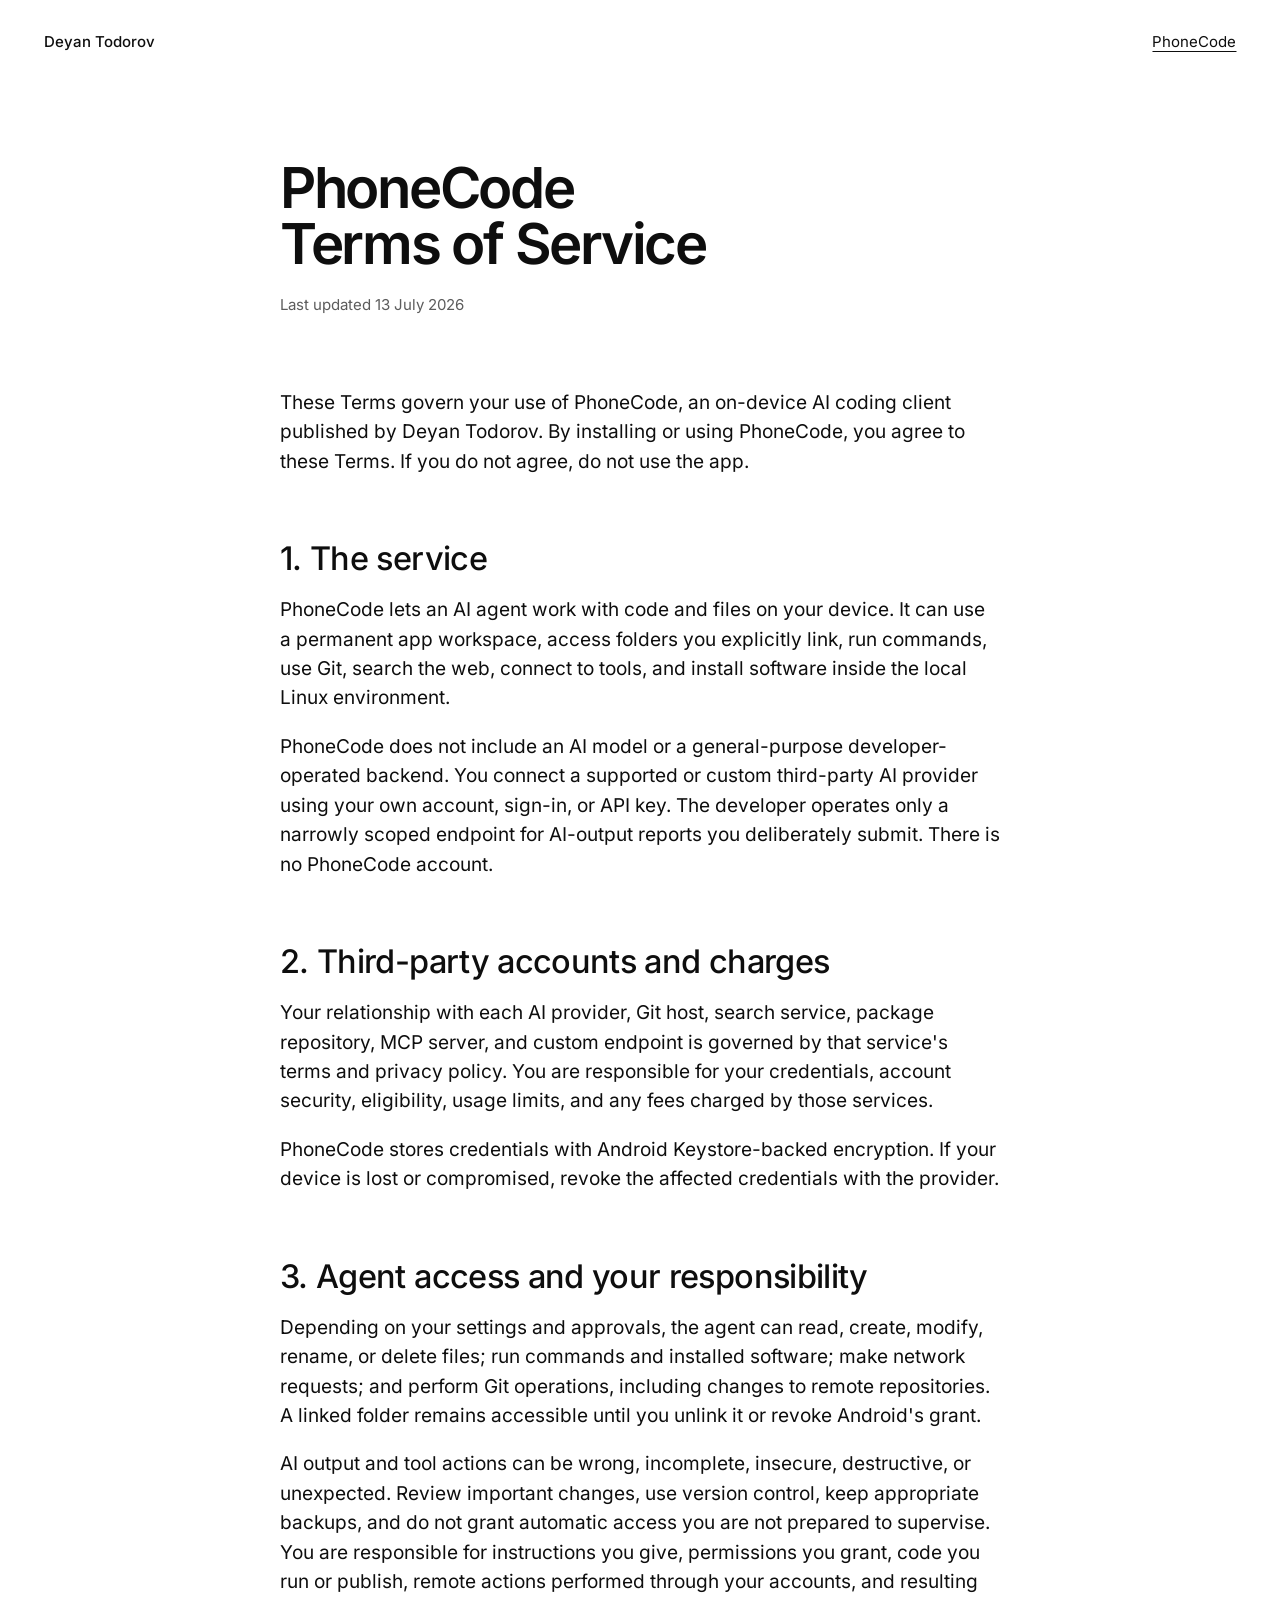
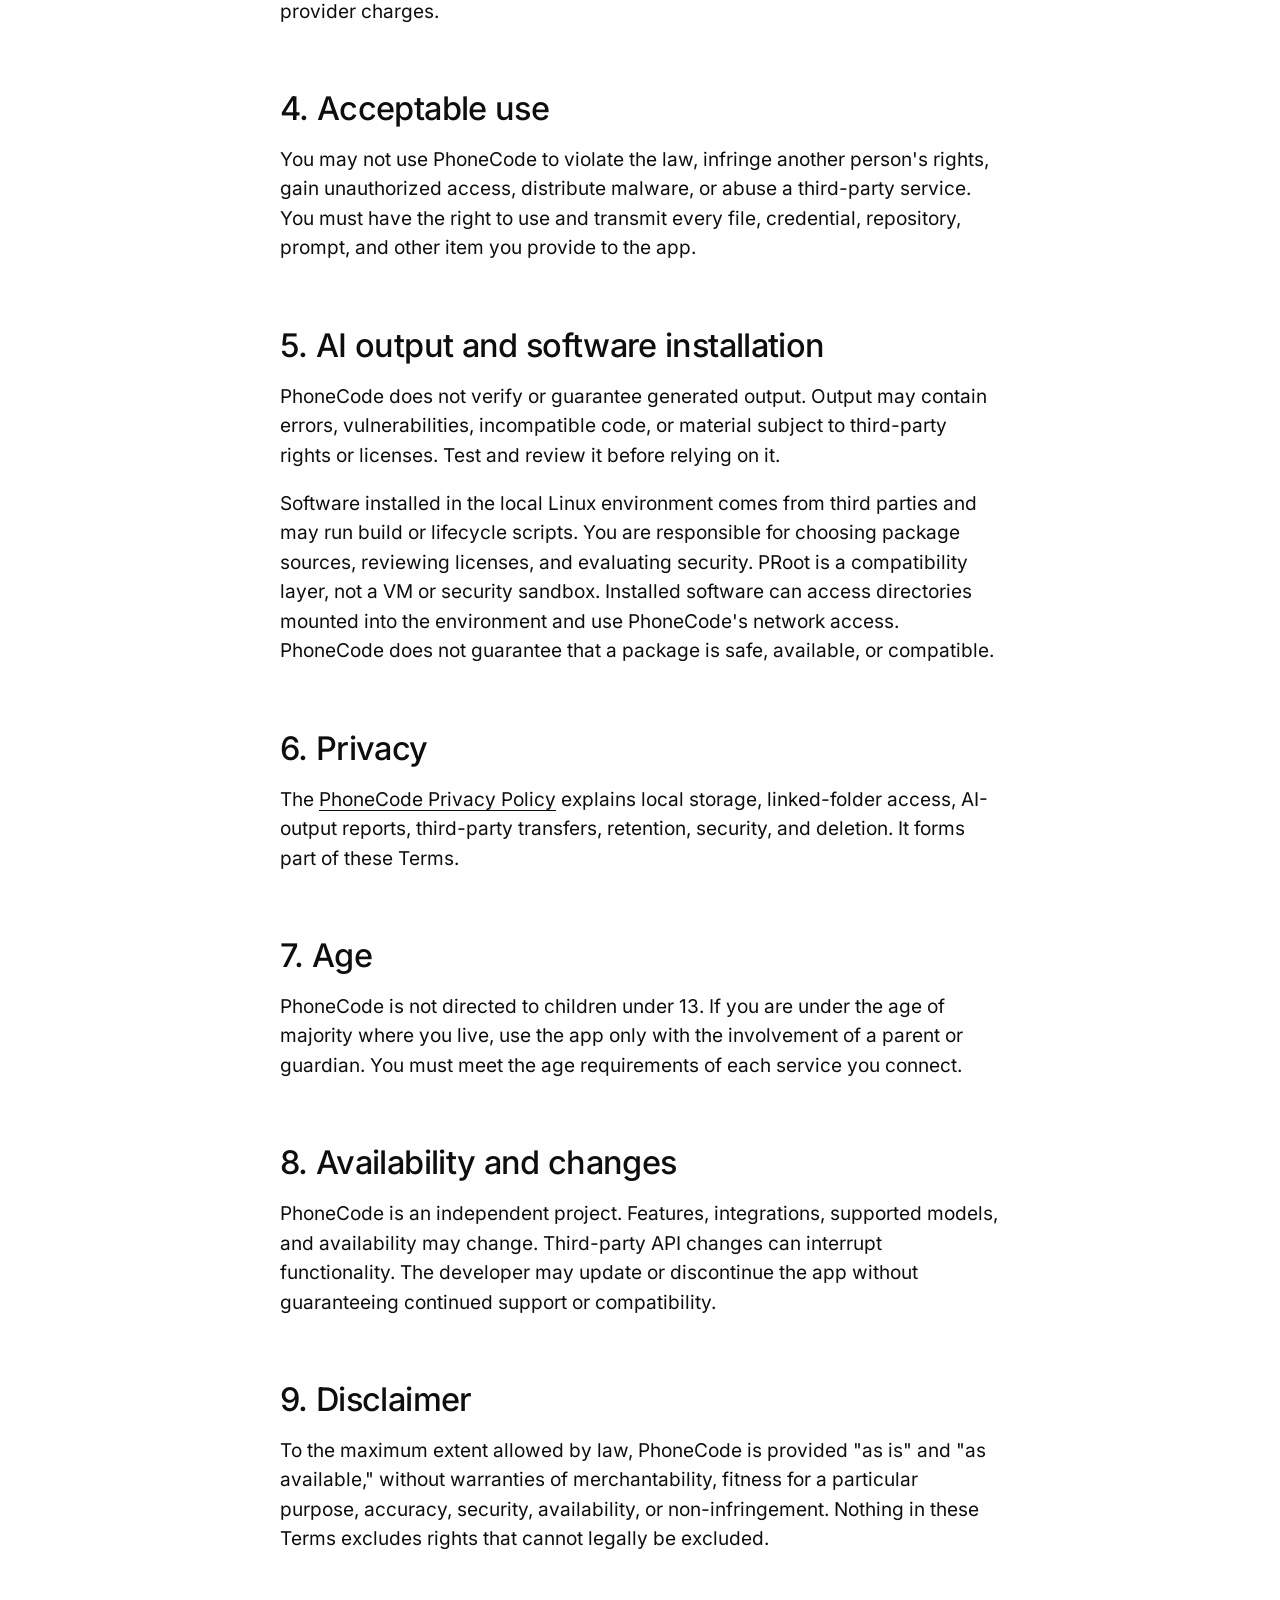
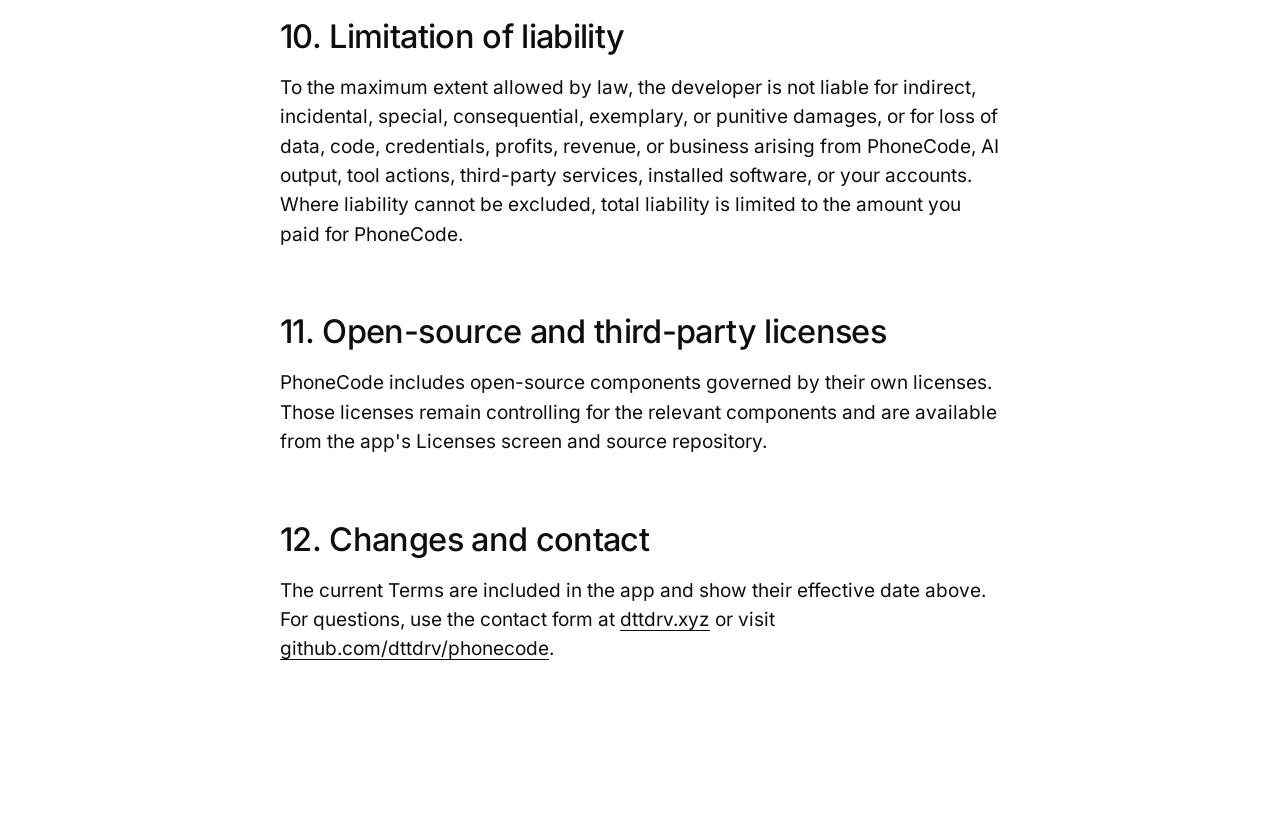
<file: phonecode-terms.html>
<!DOCTYPE html>
<html lang="en">
<head>
  <meta charset="UTF-8">
  <meta name="viewport" content="width=device-width, initial-scale=1.0">
  <meta name="description" content="PhoneCode Terms of Service">
  <meta name="theme-color" content="#FFFFFF" media="(prefers-color-scheme: light)">
  <meta name="theme-color" content="#101010" media="(prefers-color-scheme: dark)">
  <meta name="color-scheme" content="light dark">
  <title>PhoneCode Terms of Service - Deyan Todorov</title>
  <link rel="canonical" href="https://dttdrv.xyz/phonecode-terms">
  <link rel="icon" type="image/svg+xml" href="favicon.svg">
  <link rel="stylesheet" href="fonts.css?v=61e52d776b">
  <link rel="stylesheet" href="home/home.css?v=61e52d776b">
</head>
<body>
  <a class="skip" href="#main">Skip to content</a>
  <header class="top">
    <a class="mark" href="index.html">Deyan Todorov</a>
    <a class="button" href="phonecode.html">PhoneCode</a>
  </header>

  <main id="main" class="doc">
    <h1>PhoneCode Terms of Service</h1>
    <p class="date">Last updated 13 July 2026</p>
    <p>These Terms govern your use of PhoneCode, an on-device AI coding client published by Deyan Todorov. By installing or using PhoneCode, you agree to these Terms. If you do not agree, do not use the app.</p>

    <h2>1. The service</h2>
    <p>PhoneCode lets an AI agent work with code and files on your device. It can use a permanent app workspace, access folders you explicitly link, run commands, use Git, search the web, connect to tools, and install software inside the local Linux environment.</p>
    <p>PhoneCode does not include an AI model or a general-purpose developer-operated backend. You connect a supported or custom third-party AI provider using your own account, sign-in, or API key. The developer operates only a narrowly scoped endpoint for AI-output reports you deliberately submit. There is no PhoneCode account.</p>

    <h2>2. Third-party accounts and charges</h2>
    <p>Your relationship with each AI provider, Git host, search service, package repository, MCP server, and custom endpoint is governed by that service's terms and privacy policy. You are responsible for your credentials, account security, eligibility, usage limits, and any fees charged by those services.</p>
    <p>PhoneCode stores credentials with Android Keystore-backed encryption. If your device is lost or compromised, revoke the affected credentials with the provider.</p>

    <h2>3. Agent access and your responsibility</h2>
    <p>Depending on your settings and approvals, the agent can read, create, modify, rename, or delete files; run commands and installed software; make network requests; and perform Git operations, including changes to remote repositories. A linked folder remains accessible until you unlink it or revoke Android's grant.</p>
    <p>AI output and tool actions can be wrong, incomplete, insecure, destructive, or unexpected. Review important changes, use version control, keep appropriate backups, and do not grant automatic access you are not prepared to supervise. You are responsible for instructions you give, permissions you grant, code you run or publish, remote actions performed through your accounts, and resulting provider charges.</p>

    <h2>4. Acceptable use</h2>
    <p>You may not use PhoneCode to violate the law, infringe another person's rights, gain unauthorized access, distribute malware, or abuse a third-party service. You must have the right to use and transmit every file, credential, repository, prompt, and other item you provide to the app.</p>

    <h2>5. AI output and software installation</h2>
    <p>PhoneCode does not verify or guarantee generated output. Output may contain errors, vulnerabilities, incompatible code, or material subject to third-party rights or licenses. Test and review it before relying on it.</p>
    <p>Software installed in the local Linux environment comes from third parties and may run build or lifecycle scripts. You are responsible for choosing package sources, reviewing licenses, and evaluating security. PRoot is a compatibility layer, not a VM or security sandbox. Installed software can access directories mounted into the environment and use PhoneCode's network access. PhoneCode does not guarantee that a package is safe, available, or compatible.</p>

    <h2>6. Privacy</h2>
    <p>The <a href="phonecode-privacy.html">PhoneCode Privacy Policy</a> explains local storage, linked-folder access, AI-output reports, third-party transfers, retention, security, and deletion. It forms part of these Terms.</p>

    <h2>7. Age</h2>
    <p>PhoneCode is not directed to children under 13. If you are under the age of majority where you live, use the app only with the involvement of a parent or guardian. You must meet the age requirements of each service you connect.</p>

    <h2>8. Availability and changes</h2>
    <p>PhoneCode is an independent project. Features, integrations, supported models, and availability may change. Third-party API changes can interrupt functionality. The developer may update or discontinue the app without guaranteeing continued support or compatibility.</p>

    <h2>9. Disclaimer</h2>
    <p>To the maximum extent allowed by law, PhoneCode is provided "as is" and "as available," without warranties of merchantability, fitness for a particular purpose, accuracy, security, availability, or non-infringement. Nothing in these Terms excludes rights that cannot legally be excluded.</p>

    <h2>10. Limitation of liability</h2>
    <p>To the maximum extent allowed by law, the developer is not liable for indirect, incidental, special, consequential, exemplary, or punitive damages, or for loss of data, code, credentials, profits, revenue, or business arising from PhoneCode, AI output, tool actions, third-party services, installed software, or your accounts. Where liability cannot be excluded, total liability is limited to the amount you paid for PhoneCode.</p>

    <h2>11. Open-source and third-party licenses</h2>
    <p>PhoneCode includes open-source components governed by their own licenses. Those licenses remain controlling for the relevant components and are available from the app's Licenses screen and source repository.</p>

    <h2>12. Changes and contact</h2>
    <p>The current Terms are included in the app and show their effective date above. For questions, use the contact form at <a href="index.html#contact">dttdrv.xyz</a> or visit <a href="https://github.com/dttdrv/phonecode">github.com/dttdrv/phonecode</a>.</p>
  </main>
</body>
</html>
</file>
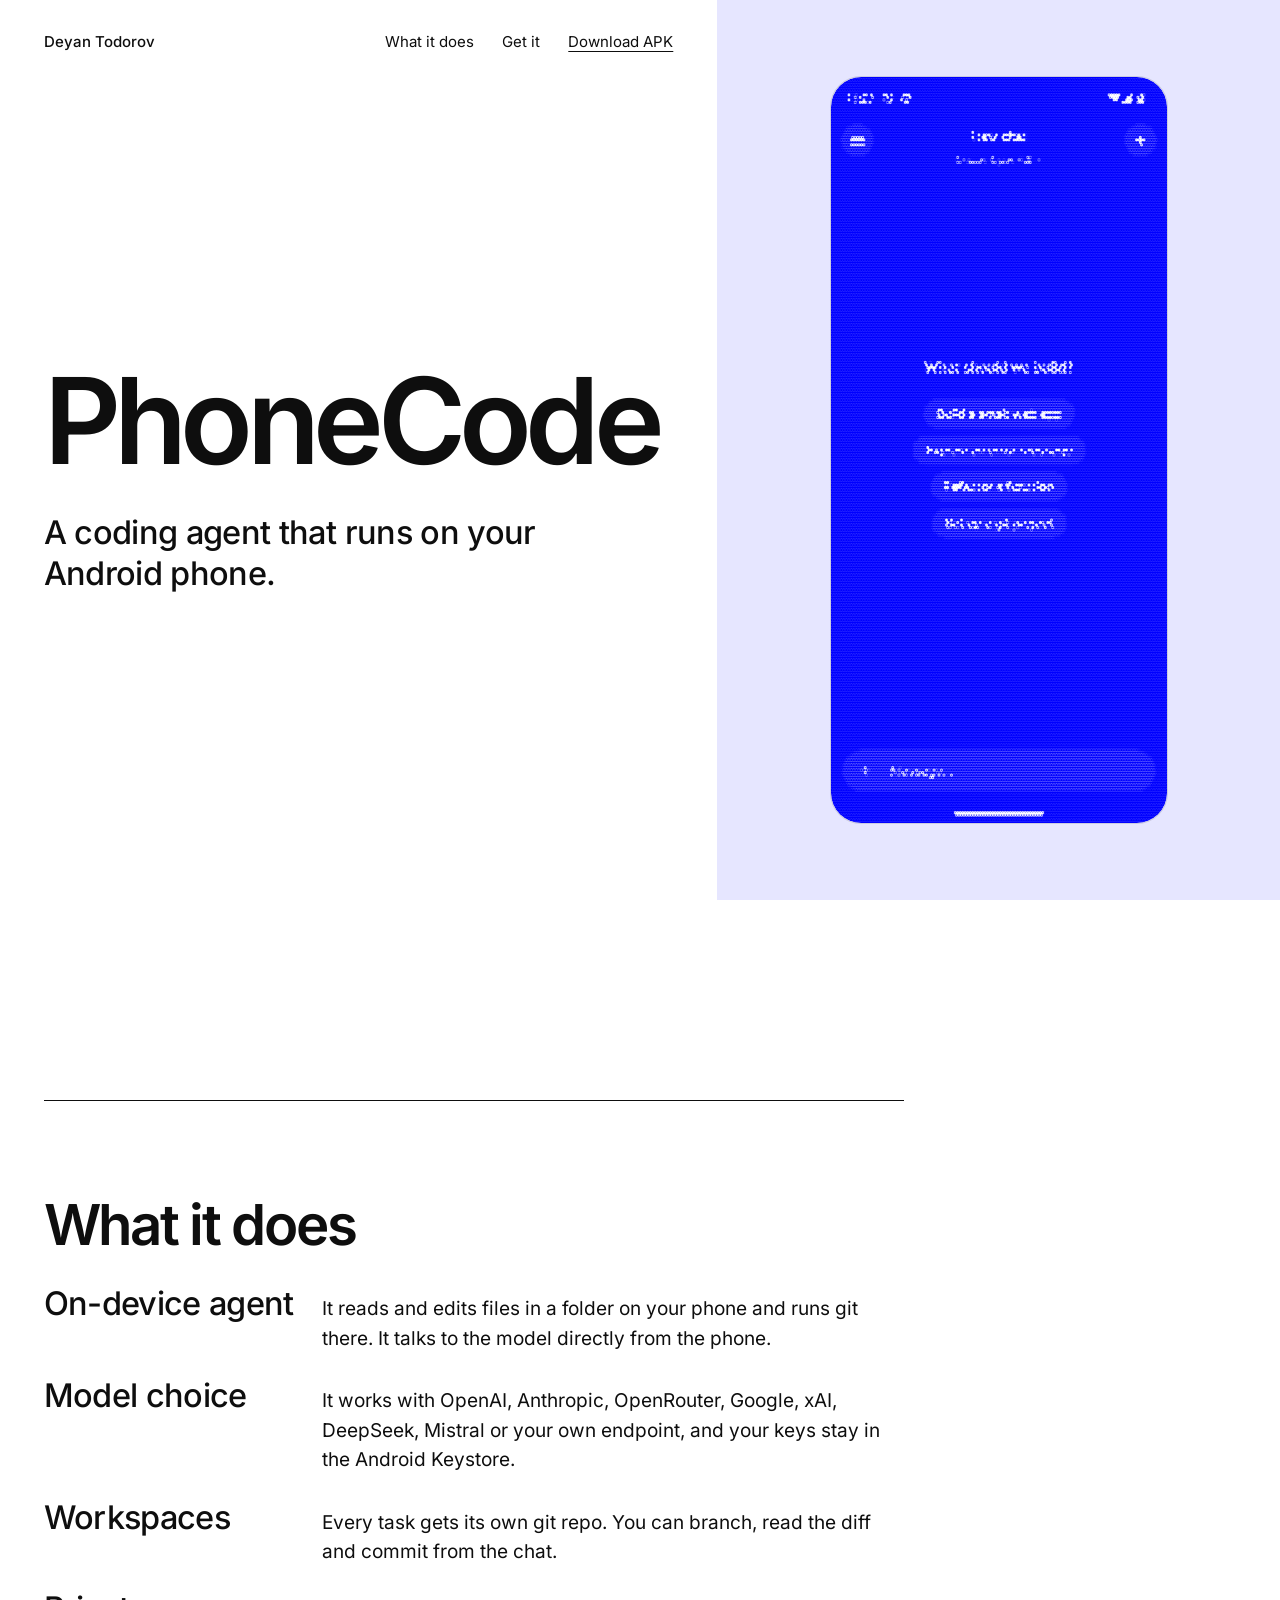
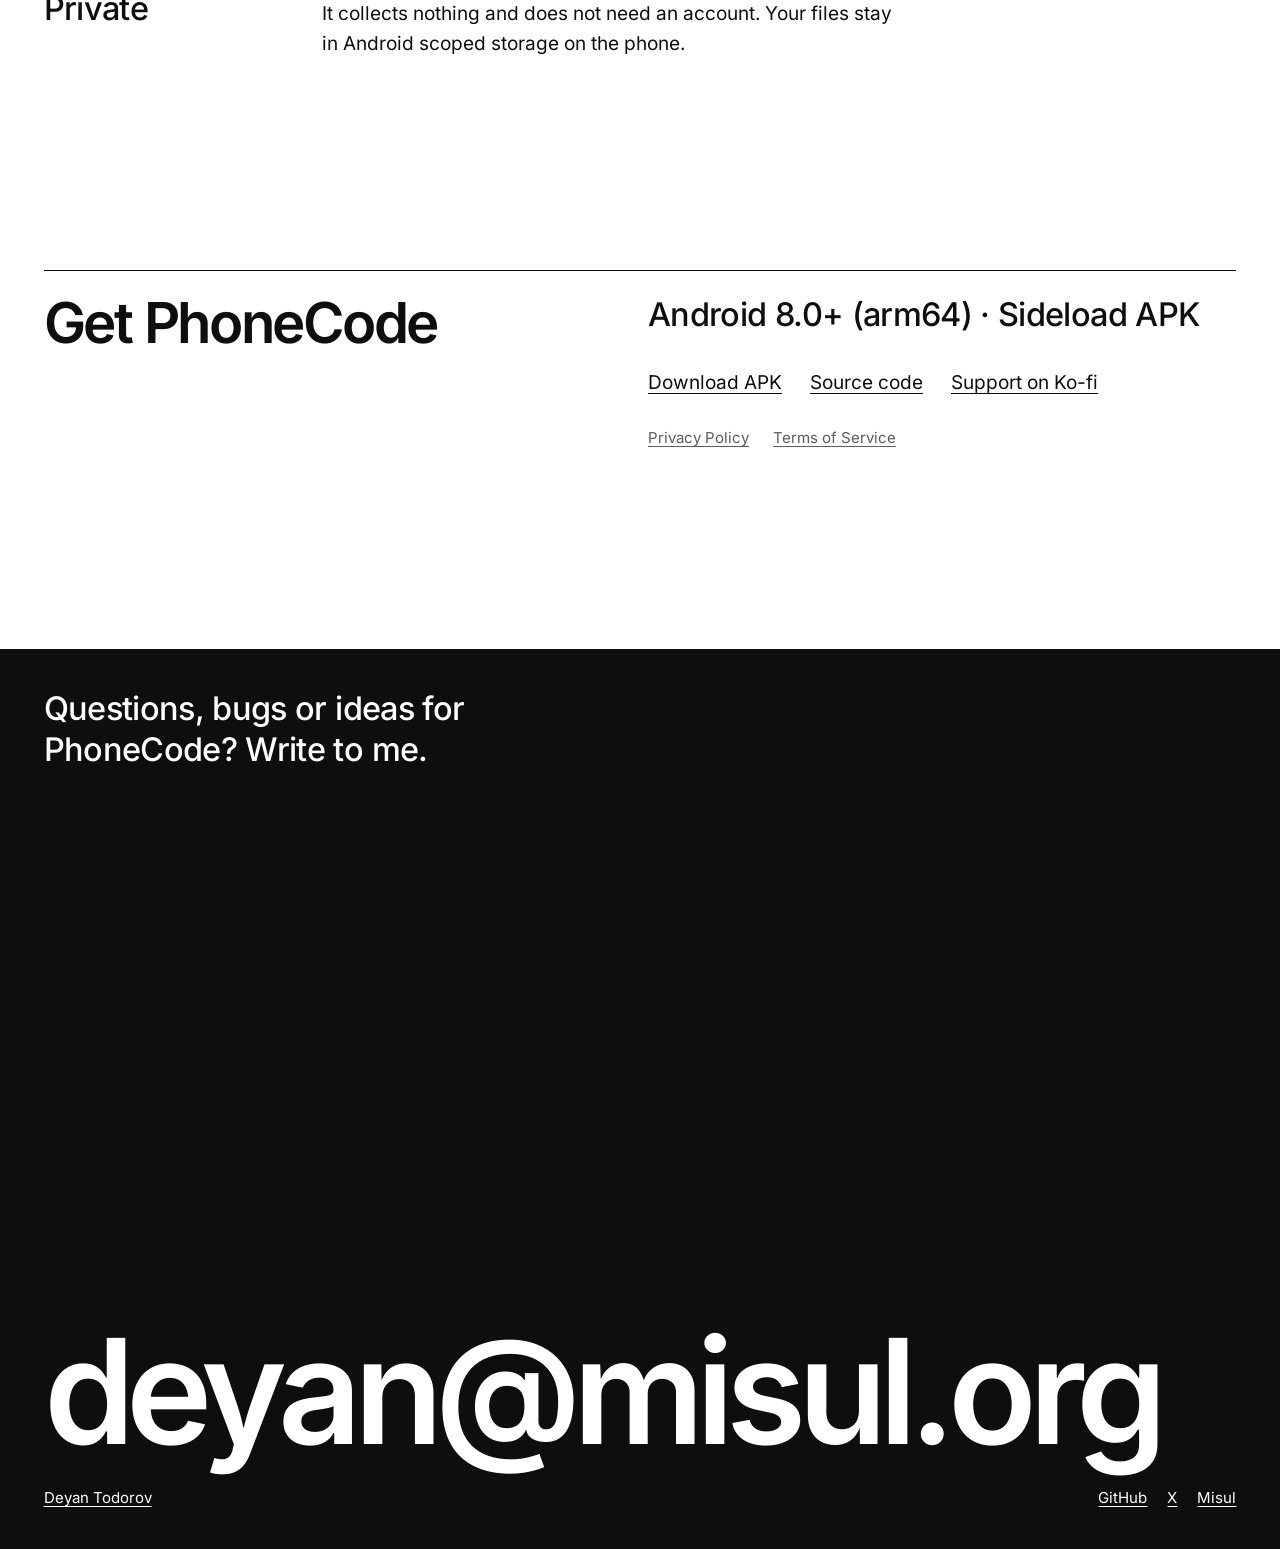
<file: phonecode.html>
<!DOCTYPE html>
<html lang="en">

<head>
  <meta charset="UTF-8">
  <meta name="viewport" content="width=device-width, initial-scale=1.0">
  <meta name="description" content="PhoneCode: Native Android AI coding agent that runs entirely on your device.">
  <meta name="theme-color" content="#FFFFFF" media="(prefers-color-scheme: light)">
  <meta name="theme-color" content="#101010" media="(prefers-color-scheme: dark)">
  <meta name="color-scheme" content="light dark">
  <title>PhoneCode - Deyan Todorov</title>
  <link rel="canonical" href="https://dttdrv.xyz/phonecode">
  <meta property="og:type" content="website">
  <meta property="og:url" content="https://dttdrv.xyz/phonecode">
  <meta property="og:site_name" content="Deyan Todorov">
  <meta property="og:title" content="PhoneCode">
  <meta property="og:description" content="Native Android AI coding agent that runs entirely on your device.">
  <meta property="og:image" content="https://dttdrv.xyz/pictures/preview.png">
  <link rel="icon" type="image/svg+xml" href="favicon.svg">

  <!-- Preload critical fonts & screenshot -->
  <link rel="preload" href="fonts/inter-600-normal-latin.woff2" as="font" type="font/woff2" crossorigin>
  <link rel="stylesheet" href="fonts.css?v=61e52d776b">
  <link rel="stylesheet" href="home/home.css?v=61e52d776b">
  <script>document.documentElement.className = 'js';</script>
  <link rel="modulepreload" href="home/main.js?v=61e52d776b">

  <script type="application/ld+json">
  {
    "@context": "https://schema.org",
    "@type": "SoftwareApplication",
    "name": "PhoneCode",
    "operatingSystem": "Android 8.0+",
    "applicationCategory": "DeveloperApplication",
    "offers": {
      "@type": "Offer",
      "price": "0",
      "priceCurrency": "USD"
    },
    "author": {
      "@type": "Person",
      "name": "Deyan Todorov",
      "url": "https://dttdrv.xyz"
    },
    "description": "Native Android AI coding agent that runs on-device, edits repositories, and executes git workflows locally."
  }
  </script>

</head>

<body>
  <a class="skip" href="#main">Skip to content</a>
  <header class="top">
    <a class="mark" href="index.html">Deyan Todorov</a>
    <nav aria-label="Sections">
      <a href="#what">What it does</a>
      <a href="#get">Get it</a>
    </nav>
    <a class="button" href="https://github.com/dttdrv/phonecode/releases/latest" target="_blank" rel="noopener" data-release="dttdrv/phonecode" data-asset=".apk">Download APK</a>
  </header>

  <main id="main">
    <section class="hero" id="top">
      <div class="title">
        <h1 class="name"><span class="line"><span>PhoneCode</span></span></h1>
        <p class="hero-line">A coding agent that runs on your Android phone.</p>
      </div>
      <figure class="cover">
        <div class="shot" style="--ar: 0.45"><div class="print" data-shader="halftone" data-pitch="5" style="border-radius: 9% / 4%"><img src="pictures/phonecode-screen.png" width="1080" height="2400" alt="PhoneCode on an Android phone, opening a new chat that asks what we should build" fetchpriority="high"></div></div>
      </figure>
    </section>

    <section class="ledger" id="what">
      <div class="group" data-reveal>
        <h2>What it does</h2>
        <ul>
          <li><b>On-device agent</b><span>It reads and edits files in a folder on your phone and runs git there. It talks to the model directly from the phone.</span></li>
          <li><b>Model choice</b><span>It works with OpenAI, Anthropic, OpenRouter, Google, xAI, DeepSeek, Mistral or your own endpoint, and your keys stay in the Android Keystore.</span></li>
          <li><b>Workspaces</b><span>Every task gets its own git repo. You can branch, read the diff and commit from the chat.</span></li>
          <li><b>Private</b><span>It collects nothing and does not need an account. Your files stay in Android scoped storage on the phone.</span></li>
        </ul>
      </div>
    </section>

    <section class="lineup" id="get">
      <div class="head" data-reveal>
        <h2>Get PhoneCode</h2>
        <div class="copy">
          <p class="lead" data-release="dttdrv/phonecode" data-version="Version {version} · Android 8.0+ (arm64) · Sideload APK">Android 8.0+ (arm64) · Sideload APK</p>
          <ul class="links">
            <li><a href="https://github.com/dttdrv/phonecode/releases/latest" target="_blank" rel="noopener" data-release="dttdrv/phonecode" data-asset=".apk">Download APK</a></li>
            <li><a href="https://github.com/dttdrv/phonecode" target="_blank" rel="noopener">Source code</a></li>
            <li><a href="https://ko-fi.com/dttdrv" target="_blank" rel="noopener">Support on Ko-fi</a></li>
          </ul>
          <p class="legal"><a href="phonecode-privacy.html">Privacy Policy</a> <a href="phonecode-terms.html">Terms of Service</a></p>
        </div>
      </div>
    </section>
  </main>

  <footer class="close" id="contact">
    <p class="ask">Questions, bugs or ideas for PhoneCode? Write to me.</p>
    <a class="email" href="mailto:deyan@misul.org">deyan@misul.org</a>
    <div class="corners">
      <a href="index.html">Deyan Todorov</a>
      <span><a href="https://github.com/dttdrv" target="_blank" rel="noopener">GitHub</a> <a href="https://x.com/dttdrv" target="_blank" rel="noopener">X</a> <a href="https://misul.org" target="_blank" rel="noopener">Misul</a></span>
    </div>
  </footer>

  <script type="module" src="home/main.js?v=61e52d776b"></script>
</body>

</html>
</file>
<file: fonts.css>
/* Self-hosted fonts (subsetted via Google Fonts unicode-ranges) */
@font-face {
  font-family: 'Instrument Serif';
  font-style: italic;
  font-weight: 400;
  font-display: swap;
  src: url(fonts/instrument-serif-400-italic-latin-ext.woff2) format('woff2');
  unicode-range: U+0100-02BA, U+02BD-02C5, U+02C7-02CC, U+02CE-02D7, U+02DD-02FF, U+0304, U+0308, U+0329, U+1D00-1DBF, U+1E00-1E9F, U+1EF2-1EFF, U+2020, U+20A0-20AB, U+20AD-20C0, U+2113, U+2C60-2C7F, U+A720-A7FF;
}
@font-face {
  font-family: 'Instrument Serif';
  font-style: italic;
  font-weight: 400;
  font-display: swap;
  src: url(fonts/instrument-serif-400-italic-latin.woff2) format('woff2');
  unicode-range: U+0000-00FF, U+0131, U+0152-0153, U+02BB-02BC, U+02C6, U+02DA, U+02DC, U+0304, U+0308, U+0329, U+2000-206F, U+20AC, U+2122, U+2191, U+2193, U+2212, U+2215, U+FEFF, U+FFFD;
}
@font-face {
  font-family: 'Instrument Serif';
  font-style: normal;
  font-weight: 400;
  font-display: swap;
  src: url(fonts/instrument-serif-400-normal-latin-ext.woff2) format('woff2');
  unicode-range: U+0100-02BA, U+02BD-02C5, U+02C7-02CC, U+02CE-02D7, U+02DD-02FF, U+0304, U+0308, U+0329, U+1D00-1DBF, U+1E00-1E9F, U+1EF2-1EFF, U+2020, U+20A0-20AB, U+20AD-20C0, U+2113, U+2C60-2C7F, U+A720-A7FF;
}
@font-face {
  font-family: 'Instrument Serif';
  font-style: normal;
  font-weight: 400;
  font-display: swap;
  src: url(fonts/instrument-serif-400-normal-latin.woff2) format('woff2');
  unicode-range: U+0000-00FF, U+0131, U+0152-0153, U+02BB-02BC, U+02C6, U+02DA, U+02DC, U+0304, U+0308, U+0329, U+2000-206F, U+20AC, U+2122, U+2191, U+2193, U+2212, U+2215, U+FEFF, U+FFFD;
}
@font-face {
  font-family: 'Inter';
  font-style: normal;
  font-weight: 400;
  font-display: swap;
  src: url(fonts/inter-400-normal-cyrillic.woff2) format('woff2');
  unicode-range: U+0301, U+0400-045F, U+0490-0491, U+04B0-04B1, U+2116;
}
@font-face {
  font-family: 'Inter';
  font-style: normal;
  font-weight: 400;
  font-display: swap;
  src: url(fonts/inter-400-normal-latin-ext.woff2) format('woff2');
  unicode-range: U+0100-02BA, U+02BD-02C5, U+02C7-02CC, U+02CE-02D7, U+02DD-02FF, U+0304, U+0308, U+0329, U+1D00-1DBF, U+1E00-1E9F, U+1EF2-1EFF, U+2020, U+20A0-20AB, U+20AD-20C0, U+2113, U+2C60-2C7F, U+A720-A7FF;
}
@font-face {
  font-family: 'Inter';
  font-style: normal;
  font-weight: 400;
  font-display: swap;
  src: url(fonts/inter-400-normal-latin.woff2) format('woff2');
  unicode-range: U+0000-00FF, U+0131, U+0152-0153, U+02BB-02BC, U+02C6, U+02DA, U+02DC, U+0304, U+0308, U+0329, U+2000-206F, U+20AC, U+2122, U+2191, U+2193, U+2212, U+2215, U+FEFF, U+FFFD;
}
@font-face {
  font-family: 'Inter';
  font-style: normal;
  font-weight: 500;
  font-display: swap;
  src: url(fonts/inter-500-normal-cyrillic.woff2) format('woff2');
  unicode-range: U+0301, U+0400-045F, U+0490-0491, U+04B0-04B1, U+2116;
}
@font-face {
  font-family: 'Inter';
  font-style: normal;
  font-weight: 500;
  font-display: swap;
  src: url(fonts/inter-500-normal-latin-ext.woff2) format('woff2');
  unicode-range: U+0100-02BA, U+02BD-02C5, U+02C7-02CC, U+02CE-02D7, U+02DD-02FF, U+0304, U+0308, U+0329, U+1D00-1DBF, U+1E00-1E9F, U+1EF2-1EFF, U+2020, U+20A0-20AB, U+20AD-20C0, U+2113, U+2C60-2C7F, U+A720-A7FF;
}
@font-face {
  font-family: 'Inter';
  font-style: normal;
  font-weight: 500;
  font-display: swap;
  src: url(fonts/inter-500-normal-latin.woff2) format('woff2');
  unicode-range: U+0000-00FF, U+0131, U+0152-0153, U+02BB-02BC, U+02C6, U+02DA, U+02DC, U+0304, U+0308, U+0329, U+2000-206F, U+20AC, U+2122, U+2191, U+2193, U+2212, U+2215, U+FEFF, U+FFFD;
}
@font-face {
  font-family: 'Inter';
  font-style: normal;
  font-weight: 600;
  font-display: swap;
  src: url(fonts/inter-600-normal-cyrillic.woff2) format('woff2');
  unicode-range: U+0301, U+0400-045F, U+0490-0491, U+04B0-04B1, U+2116;
}
@font-face {
  font-family: 'Inter';
  font-style: normal;
  font-weight: 600;
  font-display: swap;
  src: url(fonts/inter-600-normal-latin-ext.woff2) format('woff2');
  unicode-range: U+0100-02BA, U+02BD-02C5, U+02C7-02CC, U+02CE-02D7, U+02DD-02FF, U+0304, U+0308, U+0329, U+1D00-1DBF, U+1E00-1E9F, U+1EF2-1EFF, U+2020, U+20A0-20AB, U+20AD-20C0, U+2113, U+2C60-2C7F, U+A720-A7FF;
}
@font-face {
  font-family: 'Inter';
  font-style: normal;
  font-weight: 600;
  font-display: swap;
  src: url(fonts/inter-600-normal-latin.woff2) format('woff2');
  unicode-range: U+0000-00FF, U+0131, U+0152-0153, U+02BB-02BC, U+02C6, U+02DA, U+02DC, U+0304, U+0308, U+0329, U+2000-206F, U+20AC, U+2122, U+2191, U+2193, U+2212, U+2215, U+FEFF, U+FFFD;
}
</file>
<file: home/home.css>
:root {
  color-scheme: light dark;
  --paper: #FFFFFF;
  --ink: #0E0E0E;
  --soft: #5C5C5C;
  --accent: #0000FF;

  /* one grotesk for everything; size, weight and tracking make the hierarchy */
  --text: 'Inter', ui-sans-serif, system-ui, -apple-system, 'Segoe UI', sans-serif;
  --ease: cubic-bezier(0.16, 1, 0.3, 1);

  /* five steps: small, text, middle, large, and the display sizes that fill a width */
  --small: 15px;
  --body: clamp(17px, 0.25vw + 16px, 19px);
  --middle: clamp(22px, 1.6vw + 12px, 34px);
  --large: clamp(40px, 4.4vw, 72px);

  --margin: clamp(20px, 3.4vw, 48px);
  --gap: clamp(20px, 2.4vw, 40px);
  /* the share of the first screen the portrait or product picture takes */
  --cover: 44vw;
}

@media (prefers-color-scheme: dark) {
  :root {
    --paper: #101010;
    --ink: #F2F2F2;
    --soft: #A0A0A0;
    --accent: #6F8FFF;
  }
}

*, *::before, *::after { box-sizing: border-box; margin: 0; padding: 0; }

html { background: var(--paper); -webkit-text-size-adjust: 100%; scroll-behavior: smooth; }

body {
  font: 400 var(--body)/1.55 var(--text);
  color: var(--ink);
  background: var(--paper);
  overflow-x: hidden;
  -webkit-font-smoothing: antialiased;
  font-synthesis: none;
  text-rendering: optimizeLegibility;
}

a { color: inherit; text-decoration-thickness: 1px; text-underline-offset: 0.2em; }
a:hover { color: var(--accent); }
:focus-visible { outline: 2px solid var(--accent); outline-offset: 3px; }
h1, h2, h3 { font-weight: 400; }
h2 { font: 600 var(--large)/1 var(--text); letter-spacing: -0.04em; }
p { text-wrap: pretty; }
h1, h2, h3 { text-wrap: balance; }
ul { list-style: none; }
figcaption { font-size: var(--small); color: var(--soft); }
figcaption { margin-top: 14px; max-width: 40em; }
.lead { font: 500 var(--middle)/1.25 var(--text); letter-spacing: -0.02em; }

/* the one action in the top row is a plain underlined link with a full-size target */
.button {
  display: inline-flex;
  align-items: center;
  min-height: 44px;
  text-decoration: underline;
  text-underline-offset: 0.25em;
  white-space: nowrap;
}

/* the first stop for the keyboard, out of sight until it is focused */
.skip { position: absolute; z-index: 3; left: var(--margin); top: 12px; padding: 8px 12px; background: var(--paper); transform: translateY(-200%); }
.skip:focus { transform: none; }

/* === Pictures: printed in dots by a shader over the photograph, which stays for when there is no WebGL === */
.print { position: relative; overflow: hidden; }
.print img { display: block; width: 100%; height: 100%; object-fit: cover; transition: opacity 400ms; }
.print.printed img { opacity: 0; }
/* where no photograph fits, a dithered shape; flat colour without WebGL */
[data-shader="dither"] { background: color-mix(in srgb, var(--accent) 12%, var(--paper)); }

/* === The top row, over the half of the first screen that holds the name === */
.top {
  position: absolute;
  inset: 0 0 auto;
  z-index: 2;
  display: flex;
  align-items: center;
  gap: 28px;
  padding: 20px var(--margin);
  font-size: var(--small);
}
.top { container-type: inline-size; }
.top a { white-space: nowrap; }
.top a:not(.button) { text-decoration: none; }
@container (max-width: 560px) { .top nav { display: none; } }
.mark { font-weight: 500; margin-right: auto; }
.top nav { display: flex; gap: 28px; }
.top:has(~ main .cover) { right: var(--cover); }

/* === First screen: the name as large as the half allows, the portrait printed to the edges beside it === */
.hero {
  min-height: 100svh;
  display: flex;
  flex-direction: column;
  justify-content: center;
  padding: 120px var(--margin) 56px;
}
.hero:has(.cover) { display: grid; grid-template-columns: minmax(0, 1fr) var(--cover); padding: 0; }
.title { display: flex; flex-direction: column; justify-content: center; padding: 120px var(--margin) 56px; container-type: inline-size; }
/* beside a picture the name never runs past its half: 19cqi fits the widest name, PhoneCode */
.title .name { font-size: min(clamp(64px, 10.6vw, 196px), 19cqi); }
.cover { position: relative; }
.cover > .print { position: absolute; inset: 0; }
/* a product screenshot is printed whole on a panel in the accent, in a box of its own shape with its own rounded corners,
   so nothing outside the screenshot prints; pointing at it closes up the dots and then shows the screenshot itself */
.cover { background: color-mix(in srgb, var(--accent) 10%, var(--paper)); }
.shot { position: absolute; inset: 0; display: grid; place-items: center; padding: clamp(40px, 6vw, 96px); container-type: size; }
.shot .print { width: min(100cqw, 100cqh * var(--ar)); aspect-ratio: var(--ar); outline: 1px solid color-mix(in srgb, var(--ink) 12%, transparent); }
.shot .print.printed:hover img { opacity: 1; transition-delay: 220ms; }
.name {
  font: 600 clamp(64px, 10.6vw, 196px)/0.86 var(--text);
  letter-spacing: -0.055em;
  view-transition-name: name;
}
/* standing alone, the name runs the width of the page */
.hero:not(:has(.cover)) .name { font-size: 24vw; }
/* each line rises from behind its own baseline */
/* at 0.86 line height a descender reaches 1.005em below the line top, so each mask leaves 1.02em and gives the extra back */
.name .line { display: block; overflow: hidden; padding-bottom: 0.16em; margin-bottom: -0.09em; }
.name .line > span { display: inline-block; }
.name .ch { display: inline-block; }
@media (prefers-reduced-motion: no-preference) {
  /* main.js splits the name into letters that rise one after another; if it never runs, the whole line rises late instead */
  .js .name .line > span { animation: rise 900ms 1200ms var(--ease) both; }
  .js .name.split .line > span { animation: none; }
  .js .name .ch { animation: rise 1100ms calc(120ms + var(--i) * 32ms) var(--ease) both; }
}
.hero-line { max-width: 26ch; margin-top: 32px; font: 500 var(--middle)/1.25 var(--text); letter-spacing: -0.02em; }
.js .hero-line { animation: appear 700ms 450ms var(--ease) both; }
.js .cover .print { animation: appear 900ms 150ms var(--ease) both; }

@keyframes rise { from { transform: translateY(110%) rotate(4deg); } }
@keyframes appear { from { opacity: 0; transform: translateY(12px); } }

/* === Byala Slatina across the page === */
.about { padding: 160px 0 0; }
/* each section opens on a full-width rule, the grid's one line */
.about::before, .showcase::before, .ledger::before, .lineup::before {
  content: '';
  grid-column: 1 / -1;
  display: block;
  height: 1px;
  margin-bottom: 24px;
  background: var(--ink);
}
.about::before { margin: 0 var(--margin) 24px; }
.band { position: relative; }
.band .print { height: min(72svh, 56vw); }
.band figcaption { padding-inline: var(--margin); }
/* where a pointer can hover, a picture names its source only when pointed at */
@media (hover: hover) {
  .band figcaption {
    position: absolute;
    left: var(--margin);
    bottom: 16px;
    margin: 0;
    padding: 8px 12px;
    background: var(--paper);
    color: var(--ink);
    opacity: 0;
    transition: opacity 200ms;
  }
  .band:hover figcaption, .band:focus-within figcaption { opacity: 1; }
}

/* === Epigenesis: the words on the left, a dithered print on the right === */
.showcase {
  display: grid;
  grid-template-columns: repeat(12, minmax(0, 1fr));
  column-gap: 16px;
  padding: 200px var(--margin) 0;
}
.showcase h2 { grid-column: 1 / -1; margin-bottom: 56px; }
.showcase .copy { grid-column: 1 / 6; }
.copy p + p { margin-top: 1em; }
.copy .lead { margin-bottom: 1em; }
.specimen { grid-column: 7 / 13; }
.specimen { aspect-ratio: 4 / 3; }

/* === Work: two panels side by side, each headed by its own moving print === */
.ledger {
  display: grid;
  grid-template-columns: repeat(2, minmax(0, 1fr));
  gap: 72px var(--gap);
  padding: 200px var(--margin) 0;
}
.group > .print { aspect-ratio: 16 / 10; margin-bottom: 36px; }
.group h2 { margin-bottom: 20px; }
.group .intro { max-width: 30em; margin-bottom: 28px; }
.group ul { display: grid; grid-template-columns: max-content minmax(0, 1fr); column-gap: 28px; }
.group li { grid-column: 1 / -1; display: grid; grid-template-columns: subgrid; align-items: baseline; padding: 12px 0; transition: opacity 200ms; }
.group li > :first-child { font: 500 var(--middle)/1.15 var(--text); letter-spacing: -0.02em; text-decoration: none; }
/* pointing at one row quiets the others */
.group ul:has(a:hover) li:not(:has(a:hover)) { opacity: 0.4; }
/* a product page's single panel reads across the page */
.ledger:not(:has(.group + .group)) { grid-template-columns: minmax(0, 860px); }

/* === Open source: what it is on the left, every pull request at one size on the right === */
.lineup {
  display: grid;
  grid-template-columns: repeat(12, minmax(0, 1fr));
  column-gap: 16px;
  align-items: start;
  padding: 200px var(--margin);
}
.lineup .side { grid-column: 1 / -1; display: grid; grid-template-columns: subgrid; grid-template-rows: auto 1fr; align-items: start; }
.lineup .side > h2, .lineup .side > .lead { grid-column: 1 / 6; }
.lineup .side > .lead { margin-top: 28px; }
.lineup .side > .table { grid-column: 7 / 13; grid-row: 1 / span 2; }
.table { font-size: var(--middle); line-height: 1.5; }
.table h3 { font: inherit; color: var(--accent); margin: 56px 0 12px; }
.table h3:first-child { margin-top: 0; }
.table a { display: grid; grid-template-columns: 4.6em 1fr; text-decoration: none; }
.table a span:first-child { font-variant-numeric: tabular-nums; color: var(--soft); }
.table a span { transition: color 150ms; }
.table a:hover span { color: var(--accent); }

/* a product page's download block */
.lineup .head { grid-column: 1 / -1; display: grid; grid-template-columns: subgrid; row-gap: 24px; }
.lineup .head h2 { grid-column: 1 / 6; }
.lineup .head .copy { grid-column: 7 / 13; }
.copy .links { display: flex; flex-wrap: wrap; gap: 8px 28px; margin-top: 16px; }
.legal { display: flex; gap: 24px; margin-top: 28px; font-size: var(--small); color: var(--soft); }

/* === Legal pages: one readable column under the top row === */
.doc { max-width: calc(720px + 2 * var(--margin)); margin: 0 auto; padding: 160px var(--margin) 160px; }
.doc h1 { font: 600 var(--large)/1 var(--text); letter-spacing: -0.04em; }
.doc .date { margin: 20px 0 72px; font-size: var(--small); color: var(--soft); }
.doc h2 { font: 500 var(--middle)/1.2 var(--text); letter-spacing: -0.02em; margin: 64px 0 16px; }
.doc p + p, .doc ul + p, .doc p + ul { margin-top: 1em; }
.doc ul { list-style: disc; padding-left: 1.2em; }
.doc li + li { margin-top: 0.5em; }

/* === The close: the address as display type on the dark ground === */
.close {
  min-height: 100svh;
  display: grid;
  grid-template-rows: auto 1fr auto auto;
  padding: 40px var(--margin);
  background: var(--ink);
  color: var(--paper);
  overflow: hidden;
}
.close a:hover { color: var(--accent); }
@media (prefers-color-scheme: dark) {
  .close { background: color-mix(in srgb, var(--accent) 14%, var(--paper)); color: var(--ink); }
}
.ask { max-width: 22ch; font: 500 var(--middle)/1.25 var(--text); letter-spacing: -0.02em; }
.email {
  align-self: end;
  font: 600 11.4vw/0.9 var(--text);
  letter-spacing: -0.055em;
  white-space: nowrap;
  text-decoration: none;
  transition: color 200ms;
}
.corners { display: flex; justify-content: space-between; gap: 24px; padding-top: 28px; font-size: var(--small); }
.corners span:last-child { display: flex; gap: 20px; }
.credits { max-width: 62em; margin-top: 48px; font-size: var(--small); opacity: 0.7; }

/* === Entrances: each block rises once as it comes into view === */
/* words lift in, headings rise out of their own line, pictures open from the bottom, rows follow one another */
.armed [data-reveal] { opacity: 0; transform: translateY(32px); transition: opacity 800ms var(--ease), transform 1100ms var(--ease); }
.armed [data-reveal].in { opacity: 1; transform: none; }
.armed .copy[data-reveal].in, .armed .group + .group[data-reveal].in { transition-delay: 90ms; }
.armed [data-reveal] h2 { clip-path: inset(-0.2em -0.2em 100% -0.2em); transform: translateY(0.4em); transition: clip-path 1100ms var(--ease), transform 1100ms var(--ease); }
.armed [data-reveal].in h2 { clip-path: inset(-0.2em -0.2em -0.3em -0.2em); transform: none; }
.armed .print[data-reveal], .armed [data-reveal] > .print, .armed .band > .print { opacity: 1; transform: none; clip-path: inset(100% 0 0 0); transition: clip-path 1400ms var(--ease); }
.armed .print[data-reveal].in, .armed [data-reveal].in > .print, .armed .band.in > .print { clip-path: inset(0); }
.armed .specimen[data-reveal].in { transition-delay: 160ms; }
.armed :is(.print[data-reveal], [data-reveal] > .print, .band > .print) > * { scale: 1.12; transition: scale 1800ms var(--ease), opacity 400ms; }
.armed .in.print > *, .armed .in > .print > * { scale: 1; }
.armed [data-reveal] :is(li, .table > *) { opacity: 0; translate: 0 14px; transition: opacity 700ms var(--ease), translate 900ms var(--ease); transition-delay: calc(200ms + var(--i, 0) * 55ms); }
.armed [data-reveal].in :is(li, .table > *) { opacity: 1; translate: none; }
.armed :is(.about, .showcase, .ledger, .lineup)::before { transform: scaleX(0); transform-origin: left; transition: transform 1400ms var(--ease); }
.armed :is(.about, .showcase, .ledger, .lineup).in::before { transform: none; }

/* scrolling away, the name drifts up behind the page; scrolling in, the address slides home */
@supports (animation-timeline: view()) {
  @media (prefers-reduced-motion: no-preference) {
    .hero .name { animation: drift linear both; animation-timeline: view(); animation-range: exit 0% exit 100%; }
    .email { animation: arrive linear both; animation-timeline: view(); animation-range: entry 0% entry 100%; }
  }
}
@keyframes drift { to { transform: translateY(-18%); opacity: 0.2; } }
@keyframes arrive { from { transform: translateX(12%); } }

/* going from page to page, the name stays and becomes the next one */
@view-transition { navigation: auto; }

/* === Tablets: panels stack before their columns get too narrow to read === */
@media (max-width: 1024px) {
  .showcase .copy { grid-column: 1 / 9; }
  .specimen { grid-column: 1 / -1; margin-top: 56px; aspect-ratio: 16 / 9; }
  .ledger { grid-template-columns: minmax(0, 1fr); }
  .lineup .side > h2, .lineup .side > .lead, .lineup .side > .table { grid-column: 1 / -1; }
  .lineup .side > .table { grid-row: auto; margin-top: 56px; }
  .lineup .side > .lead { max-width: 34em; }
}

/* === The phone gets its own composition === */
@media (max-width: 720px) {
  /* one column on the margins; pictures run to the edges of the screen */
  .top, .top:has(~ main .cover) { right: 0; min-height: 52px; padding: 0 var(--margin); background: var(--paper); }
  .top nav { display: none; }
  .hero { padding: 76px var(--margin) 40px; }
  .hero:has(.cover) { grid-template-columns: minmax(0, 1fr); grid-template-rows: auto 1fr; padding: 52px 0 0; }
  .cover { grid-row: 1; aspect-ratio: 4 / 5; }
  /* a whole screenshot keeps its own shape instead of floating in paper */
  .cover:has(.shot) { aspect-ratio: auto; }
  .shot { position: relative; height: min(calc((100vw - 2 * var(--margin)) / var(--ar) + 64px), 62svh); padding: 32px var(--margin); }
  .title { padding: 28px var(--margin) 48px; }
  .name, .hero:not(:has(.cover)) .name { font-size: 20.5vw; }
  /* a product's one long word gets the width a two-line name gets per line */
  .title .name:not(:has(.line + .line)) { font-size: 15vw; }
  .hero-line { margin-top: 20px; font-size: 20px; }

  .about, .showcase, .ledger, .lineup { padding-top: 72px; }
  .band .print { height: auto; aspect-ratio: 4 / 3; }

  .showcase h2 { margin-bottom: 24px; }
  .showcase .copy, .lineup .head h2, .lineup .head .copy { grid-column: 1 / -1; }
  .specimen { grid-column: 1 / -1; margin: 40px calc(-1 * var(--margin)) 0; }

  .ledger { grid-template-columns: 1fr; row-gap: 72px; }
  .group > .print { margin: 0 calc(-1 * var(--margin)) 28px; }
  .group ul { display: block; }
  .group li { grid-template-columns: 1fr; row-gap: 2px; padding: 10px 0; }
  .doc { padding-top: 112px; }

  .lineup { padding-bottom: 96px; }
  .lineup .side > h2, .lineup .side > .lead, .lineup .side > .table { grid-column: 1 / -1; }
  .lineup .side > .table { grid-row: auto; margin-top: 48px; }
  .table { font-size: 20px; }
  .table h3 { margin-top: 40px; }
  .table a { grid-template-columns: 4em 1fr; padding: 4px 0; }

  .close { min-height: 80svh; }
  .email { font-size: 11.2vw; }
  .corners { flex-direction: column; }
}

@media (prefers-reduced-motion: reduce) {
  html { scroll-behavior: auto; }
  *, *::before, *::after { animation: none !important; transition: none !important; }
  @view-transition { navigation: none; }
}

@media print {
  .top, [data-shader="dither"] { display: none; }
  .hero, .close { min-height: 0; }
  .close { background: none; color: inherit; }
  .print.printed img { opacity: 1; }
  .print canvas { display: none; }
}
</file>
